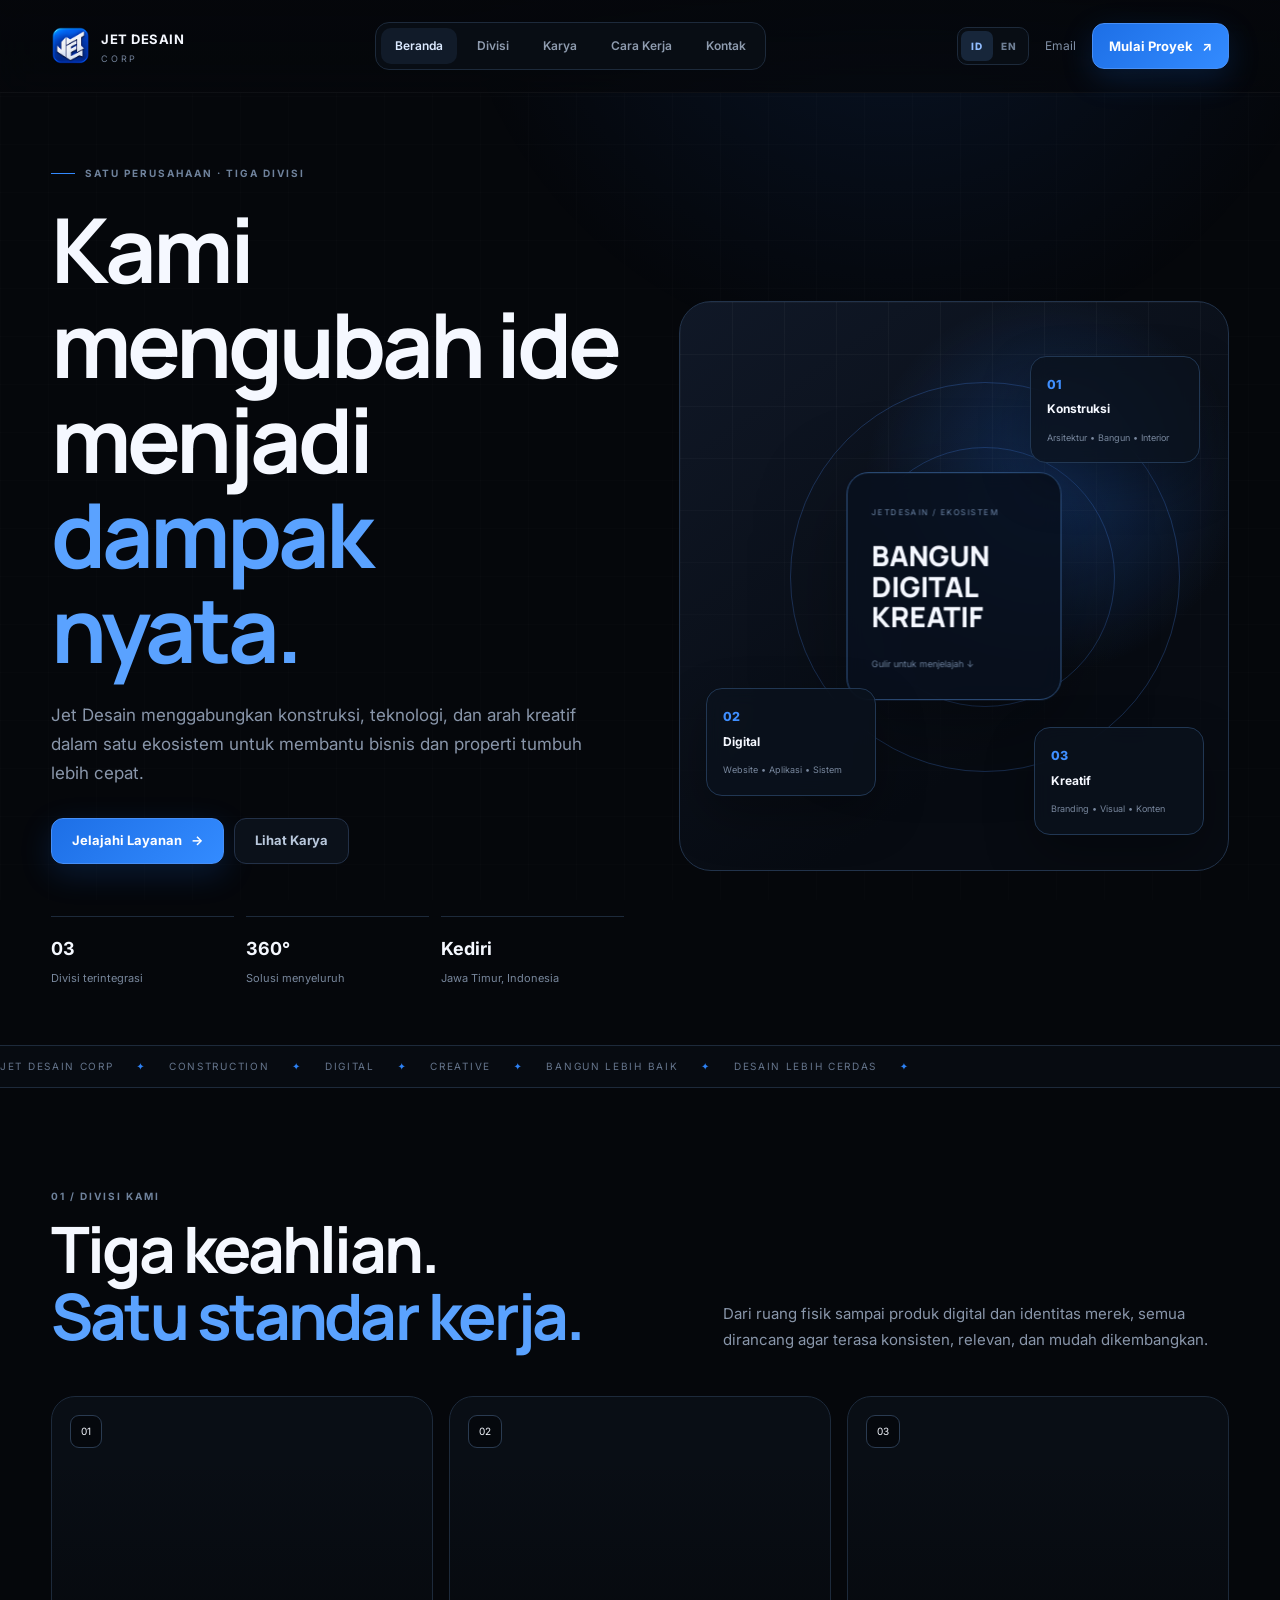
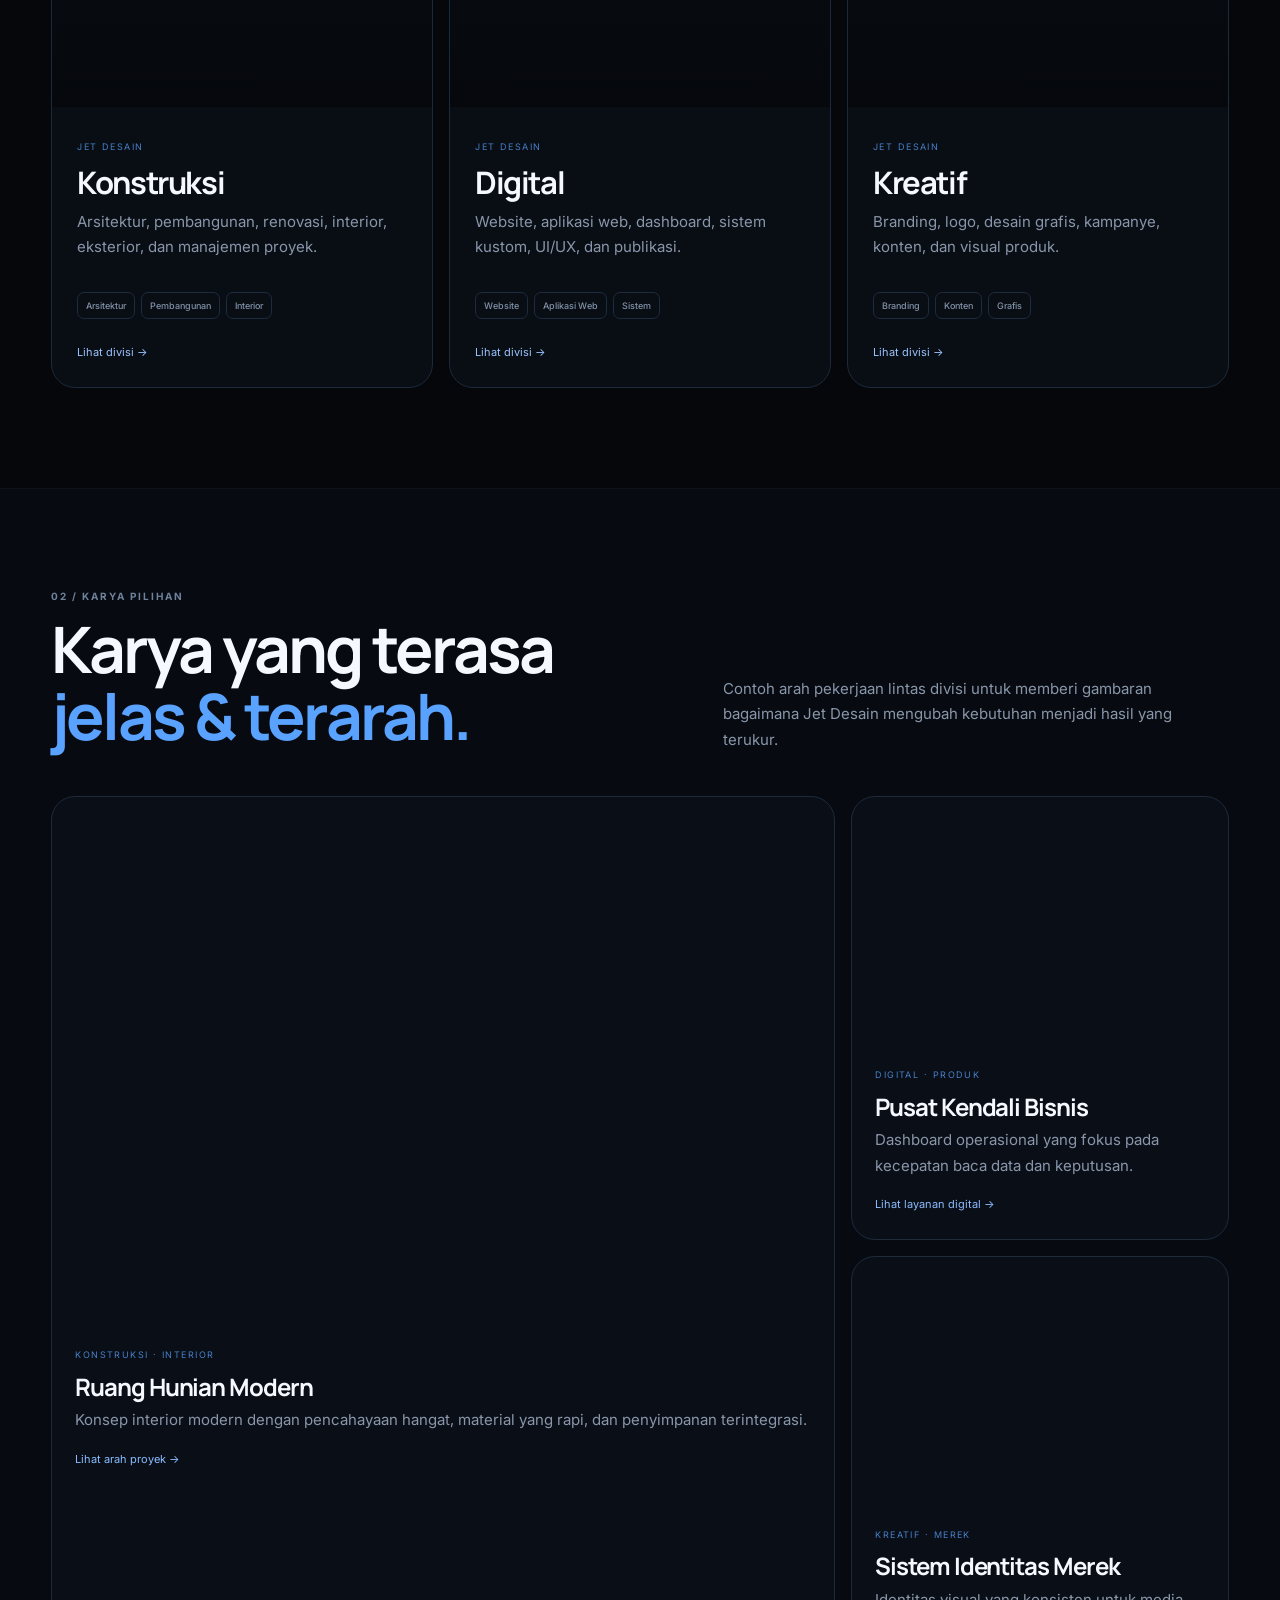
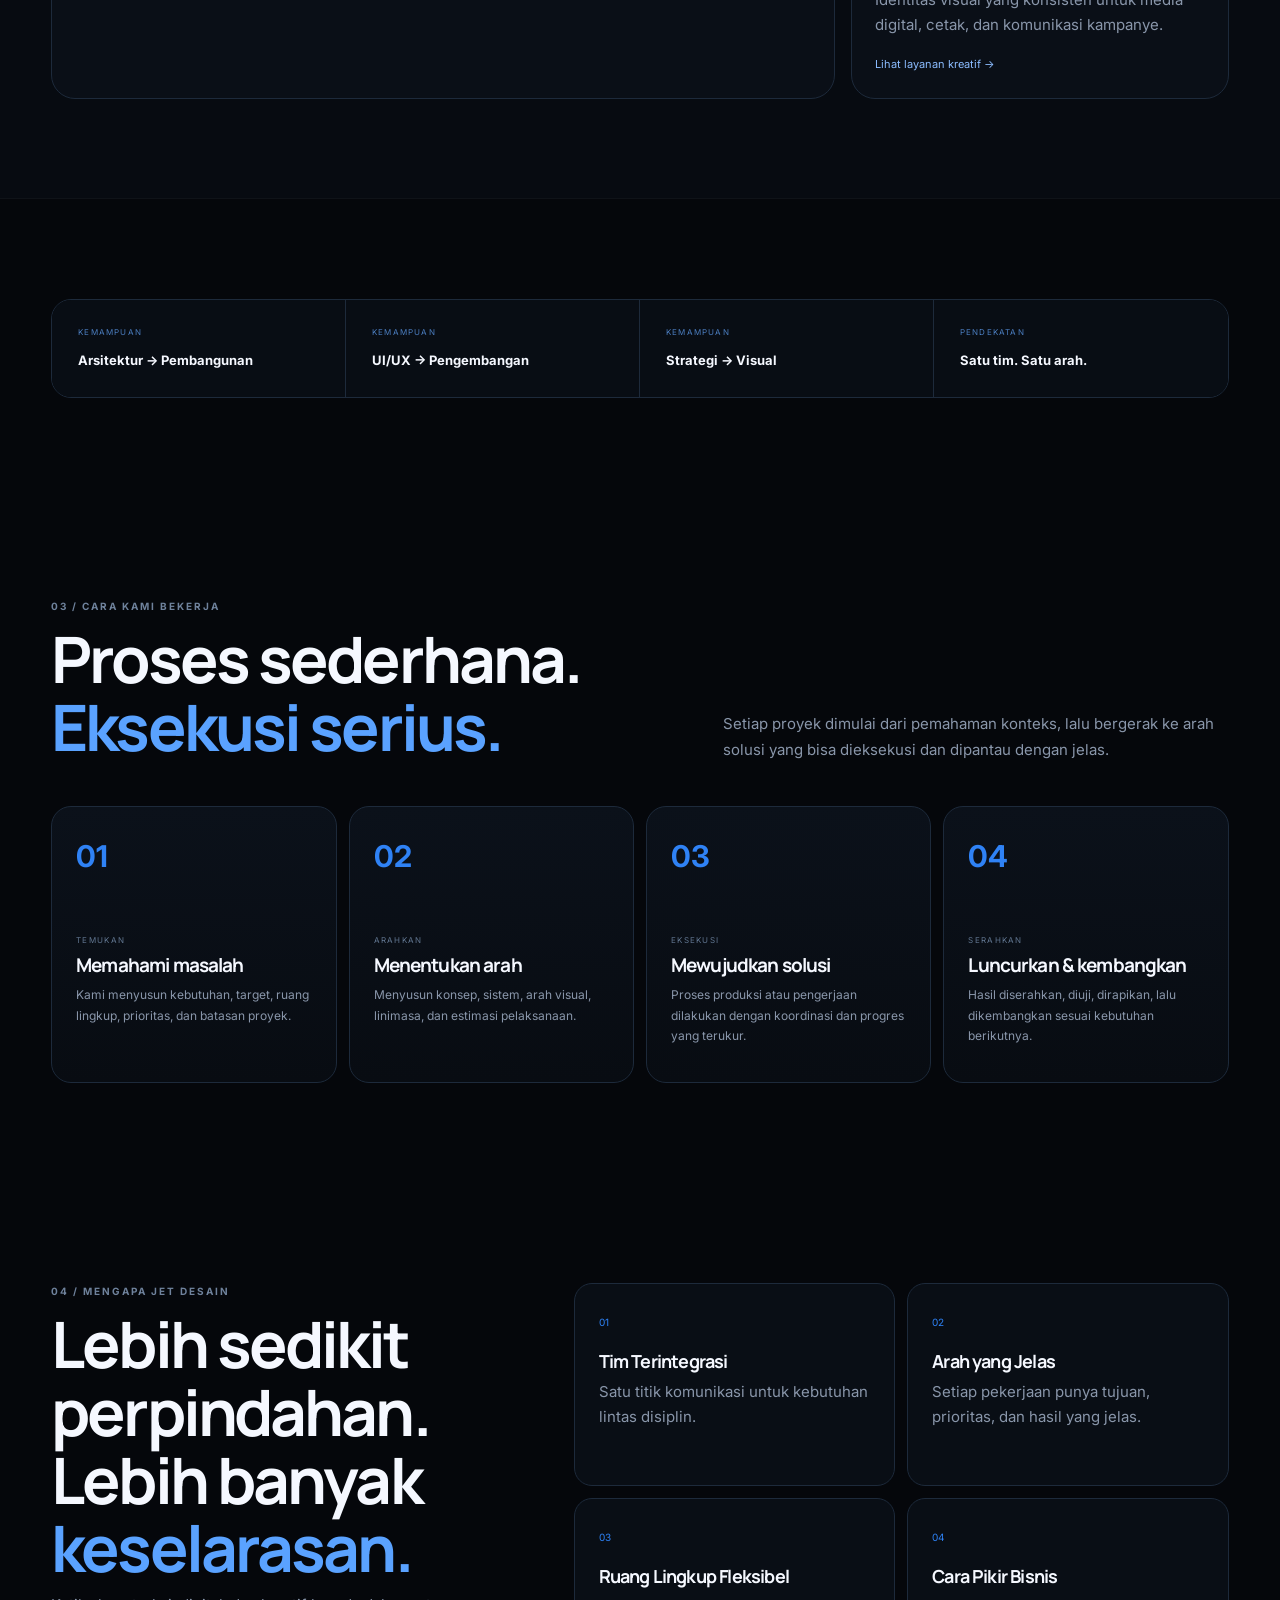
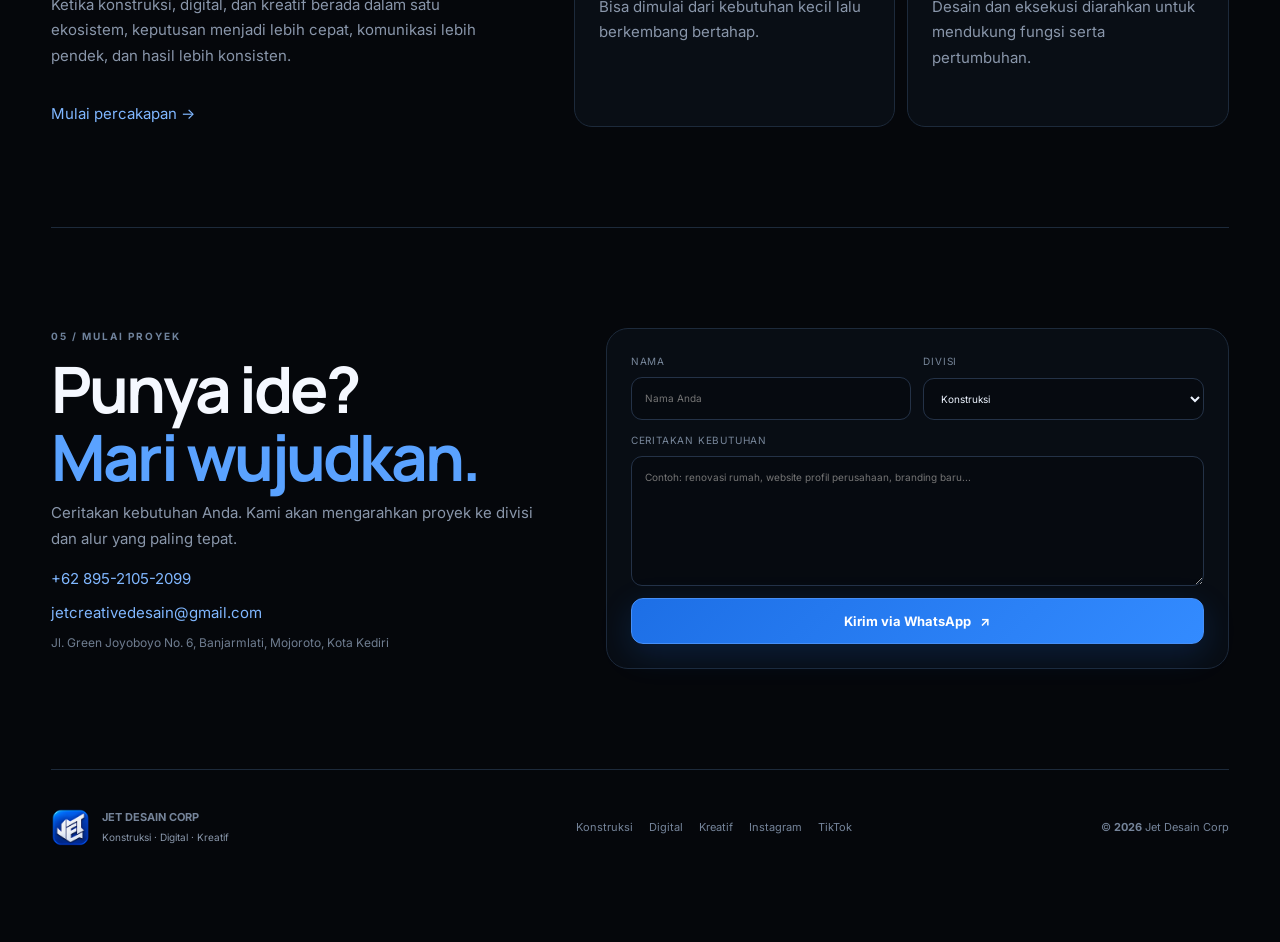
<file: index.html>
<!doctype html><html lang="id"><head><meta charset="utf-8"><meta name="viewport" content="width=device-width,initial-scale=1,viewport-fit=cover"><meta name="theme-color" content="#05070b"><meta name="description" content="Jet Desain Corp — Konstruksi, Digital, dan Kreatif dalam satu ekosistem terintegrasi."><title>Jet Desain Corp — Bangun. Digital. Kreatif.</title><link rel="icon" type="image/svg+xml" href="/assets/jet-logo.svg"><link rel="apple-touch-icon" href="/assets/jet-logo.svg"><link rel="manifest" href="manifest.webmanifest"><link rel="preconnect" href="https://fonts.googleapis.com"><link rel="preconnect" href="https://fonts.gstatic.com" crossorigin><link href="https://fonts.googleapis.com/css2?family=Inter:wght@400;500;600;700;800&family=Manrope:wght@500;600;700;800&display=swap" rel="stylesheet"><link rel="stylesheet" href="assets/style.css?v=app-8"></head><body data-page="home">
<div class="loader" id="loader"><div class="loader-mark"><span class="loader-logo"><img src="/assets/jet-logo.svg" alt="Jet Desain"></span><b>JET DESAIN</b><small>CORP</small></div><div class="loader-line"><i></i></div></div>
<a class="skip-link" href="#main">Ke konten utama</a>
<header class="site-header"><div class="nav-shell"><a class="brand" href="/"><span class="brand-icon"><img src="/assets/jet-logo.svg" alt="Jet Desain"></span><span><b>JET DESAIN</b><small>CORP</small></span></a><nav class="desktop-nav"><a class="active" href="#home">Beranda</a><a href="#divisions">Divisi</a><a href="#showcase">Karya</a><a href="#workflow">Cara Kerja</a><a href="#contact">Kontak</a></nav><div class="nav-actions"><div class="lang-switch" role="group" aria-label="Pilih bahasa"><button type="button" data-lang="id" class="active">ID</button><button type="button" data-lang="en">EN</button></div><a class="nav-link" href="mailto:jetcreativedesain@gmail.com">Email</a><a class="nav-cta" href="https://wa.me/6289521052099" target="_blank" rel="noopener">Mulai Proyek <span>↗</span></a></div></div></header>
<main id="main">
<section class="hero-shell reveal" id="home"><div class="hero-copy"><div class="eyebrow"><span></span>SATU PERUSAHAAN · TIGA DIVISI</div><h1>Kami mengubah ide<br>menjadi <em>dampak nyata.</em></h1><p>Jet Desain menggabungkan konstruksi, teknologi, dan arah kreatif dalam satu ekosistem untuk membantu bisnis dan properti tumbuh lebih cepat.</p><div class="hero-actions"><a class="btn-primary" href="#divisions">Jelajahi Layanan <span>→</span></a><a class="btn-secondary" href="#showcase">Lihat Karya</a></div><div class="hero-stats"><div><b>03</b><span>Divisi terintegrasi</span></div><div><b>360°</b><span>Solusi menyeluruh</span></div><div><b>Kediri</b><span>Jawa Timur, Indonesia</span></div></div></div><div class="hero-visual"><div class="visual-grid"></div><div class="orbit orbit-a"></div><div class="orbit orbit-b"></div><div class="core-card"><small>JETDESAIN / EKOSISTEM</small><strong>BANGUN<br>DIGITAL<br>KREATIF</strong><span>Gulir untuk menjelajah ↓</span></div><div class="floating-card fc-a"><small>01</small><b>Konstruksi</b><span>Arsitektur • Bangun • Interior</span></div><div class="floating-card fc-b"><small>02</small><b>Digital</b><span>Website • Aplikasi • Sistem</span></div><div class="floating-card fc-c"><small>03</small><b>Kreatif</b><span>Branding • Visual • Konten</span></div></div></section>
<section class="ticker"><div>JET DESAIN CORP <span>✦</span> CONSTRUCTION <span>✦</span> DIGITAL <span>✦</span> CREATIVE <span>✦</span> BANGUN LEBIH BAIK <span>✦</span> DESAIN LEBIH CERDAS <span>✦</span></div></section>
<section class="section reveal" id="divisions"><div class="section-head"><div><span class="kicker">01 / DIVISI KAMI</span><h2>Tiga keahlian.<br><em>Satu standar kerja.</em></h2></div><p>Dari ruang fisik sampai produk digital dan identitas merek, semua dirancang agar terasa konsisten, relevan, dan mudah dikembangkan.</p></div><div class="division-grid">
<a class="division-card construction-card" href="/construction"><div class="card-media" style="background-image:linear-gradient(180deg,transparent 20%,rgba(5,7,11,.92)),url('https://images.unsplash.com/photo-1503387762-592deb58ef4e?auto=format&fit=crop&w=1200&q=85')"><span>01</span></div><div class="division-body"><small>JET DESAIN</small><h3>Konstruksi</h3><p>Arsitektur, pembangunan, renovasi, interior, eksterior, dan manajemen proyek.</p><div class="card-tags"><b>Arsitektur</b><b>Pembangunan</b><b>Interior</b></div><span class="card-link">Lihat divisi →</span></div></a>
<a class="division-card digital-card" href="/digital"><div class="card-media" style="background-image:linear-gradient(180deg,transparent 20%,rgba(5,7,11,.92)),url('https://images.unsplash.com/photo-1555066931-4365d14bab8c?auto=format&fit=crop&w=1200&q=85')"><span>02</span></div><div class="division-body"><small>JET DESAIN</small><h3>Digital</h3><p>Website, aplikasi web, dashboard, sistem kustom, UI/UX, dan publikasi.</p><div class="card-tags"><b>Website</b><b>Aplikasi Web</b><b>Sistem</b></div><span class="card-link">Lihat divisi →</span></div></a>
<a class="division-card creative-card" href="/creative"><div class="card-media" style="background-image:linear-gradient(180deg,transparent 20%,rgba(5,7,11,.92)),url('https://images.unsplash.com/photo-1558655146-d09347e92766?auto=format&fit=crop&w=1200&q=85')"><span>03</span></div><div class="division-body"><small>JET DESAIN</small><h3>Kreatif</h3><p>Branding, logo, desain grafis, kampanye, konten, dan visual produk.</p><div class="card-tags"><b>Branding</b><b>Konten</b><b>Grafis</b></div><span class="card-link">Lihat divisi →</span></div></a>
</div></section>
<section class="section surface reveal" id="showcase"><div class="section-head"><div><span class="kicker">02 / KARYA PILIHAN</span><h2>Karya yang terasa<br><em>jelas & terarah.</em></h2></div><p>Contoh arah pekerjaan lintas divisi untuk memberi gambaran bagaimana Jet Desain mengubah kebutuhan menjadi hasil yang terukur.</p></div><div class="showcase-grid"><article class="showcase large"><div class="showcase-img" style="background-image:url('https://images.unsplash.com/photo-1600607687920-4e2a09cf159d?auto=format&fit=crop&w=1400&q=85')"></div><div class="showcase-info"><span>KONSTRUKSI · INTERIOR</span><h3>Ruang Hunian Modern</h3><p>Konsep interior modern dengan pencahayaan hangat, material yang rapi, dan penyimpanan terintegrasi.</p><a href="/construction">Lihat arah proyek →</a></div></article><article class="showcase"><div class="showcase-img" style="background-image:url('https://images.unsplash.com/photo-1559028012-481c04fa702d?auto=format&fit=crop&w=1000&q=85')"></div><div class="showcase-info"><span>DIGITAL · PRODUK</span><h3>Pusat Kendali Bisnis</h3><p>Dashboard operasional yang fokus pada kecepatan baca data dan keputusan.</p><a href="/digital">Lihat layanan digital →</a></div></article><article class="showcase"><div class="showcase-img" style="background-image:url('https://images.unsplash.com/photo-1542744094-3a31f272c490?auto=format&fit=crop&w=1000&q=85')"></div><div class="showcase-info"><span>KREATIF · MEREK</span><h3>Sistem Identitas Merek</h3><p>Identitas visual yang konsisten untuk media digital, cetak, dan komunikasi kampanye.</p><a href="/creative">Lihat layanan kreatif →</a></div></article></div></section>
<section class="section reveal"><div class="impact-strip"><div><small>KEMAMPUAN</small><b>Arsitektur → Pembangunan</b></div><div><small>KEMAMPUAN</small><b>UI/UX → Pengembangan</b></div><div><small>KEMAMPUAN</small><b>Strategi → Visual</b></div><div><small>PENDEKATAN</small><b>Satu tim. Satu arah.</b></div></div></section>
<section class="section reveal" id="workflow"><div class="section-head"><div><span class="kicker">03 / CARA KAMI BEKERJA</span><h2>Proses sederhana.<br><em>Eksekusi serius.</em></h2></div><p>Setiap proyek dimulai dari pemahaman konteks, lalu bergerak ke arah solusi yang bisa dieksekusi dan dipantau dengan jelas.</p></div><div class="timeline"><article><b>01</b><div><span>TEMUKAN</span><h3>Memahami masalah</h3><p>Kami menyusun kebutuhan, target, ruang lingkup, prioritas, dan batasan proyek.</p></div></article><article><b>02</b><div><span>ARAHKAN</span><h3>Menentukan arah</h3><p>Menyusun konsep, sistem, arah visual, linimasa, dan estimasi pelaksanaan.</p></div></article><article><b>03</b><div><span>EKSEKUSI</span><h3>Mewujudkan solusi</h3><p>Proses produksi atau pengerjaan dilakukan dengan koordinasi dan progres yang terukur.</p></div></article><article><b>04</b><div><span>SERAHKAN</span><h3>Luncurkan & kembangkan</h3><p>Hasil diserahkan, diuji, dirapikan, lalu dikembangkan sesuai kebutuhan berikutnya.</p></div></article></div></section>
<section class="section reveal"><div class="why-grid"><div class="why-copy"><span class="kicker">04 / MENGAPA JET DESAIN</span><h2>Lebih sedikit perpindahan.<br>Lebih banyak <em>keselarasan.</em></h2><p>Ketika konstruksi, digital, dan kreatif berada dalam satu ekosistem, keputusan menjadi lebih cepat, komunikasi lebih pendek, dan hasil lebih konsisten.</p><a class="text-link" href="#contact">Mulai percakapan →</a></div><div class="why-cards"><article><span>01</span><h3>Tim Terintegrasi</h3><p>Satu titik komunikasi untuk kebutuhan lintas disiplin.</p></article><article><span>02</span><h3>Arah yang Jelas</h3><p>Setiap pekerjaan punya tujuan, prioritas, dan hasil yang jelas.</p></article><article><span>03</span><h3>Ruang Lingkup Fleksibel</h3><p>Bisa dimulai dari kebutuhan kecil lalu berkembang bertahap.</p></article><article><span>04</span><h3>Cara Pikir Bisnis</h3><p>Desain dan eksekusi diarahkan untuk mendukung fungsi serta pertumbuhan.</p></article></div></div></section>
<section class="section contact-section reveal" id="contact"><div class="contact-copy"><span class="kicker">05 / MULAI PROYEK</span><h2>Punya ide?<br><em>Mari wujudkan.</em></h2><p>Ceritakan kebutuhan Anda. Kami akan mengarahkan proyek ke divisi dan alur yang paling tepat.</p><div class="contact-meta"><a href="https://wa.me/6289521052099">+62 895-2105-2099</a><a href="mailto:jetcreativedesain@gmail.com">jetcreativedesain@gmail.com</a><span>Jl. Green Joyoboyo No. 6, Banjarmlati, Mojoroto, Kota Kediri</span></div></div><form class="contact-form" id="contact-form"><label>Nama<input name="name" required placeholder="Nama Anda"></label><label>Divisi<select name="division"><option>Konstruksi</option><option>Digital</option><option>Kreatif</option><option>Belum yakin</option></select></label><label class="full">Ceritakan kebutuhan<textarea name="message" required placeholder="Contoh: renovasi rumah, website profil perusahaan, branding baru..."></textarea></label><button class="btn-primary full" type="submit">Kirim via WhatsApp <span>↗</span></button></form></section>
</main>
<footer class="site-footer"><div class="footer-brand"><span class="brand-icon"><img src="/assets/jet-logo.svg" alt="Jet Desain"></span><div><b>JET DESAIN CORP</b><p>Konstruksi · Digital · Kreatif</p></div></div><div class="footer-links"><a href="/construction">Konstruksi</a><a href="/digital">Digital</a><a href="/creative">Kreatif</a><a href="https://instagram.com/jetdesainkediri">Instagram</a><a href="https://tiktok.com/@jet.desain.interior">TikTok</a></div><span>© <b id="year"></b> Jet Desain Corp</span></footer>
<nav class="bottom-nav"><a class="active" href="#home">Beranda</a><a href="#divisions">Divisi</a><a class="main-action" href="https://wa.me/6289521052099">+</a><a href="#showcase">Karya</a><a href="#contact">Kontak</a></nav>
<script src="assets/script.js?v=app-8"></script></body></html>
</file>
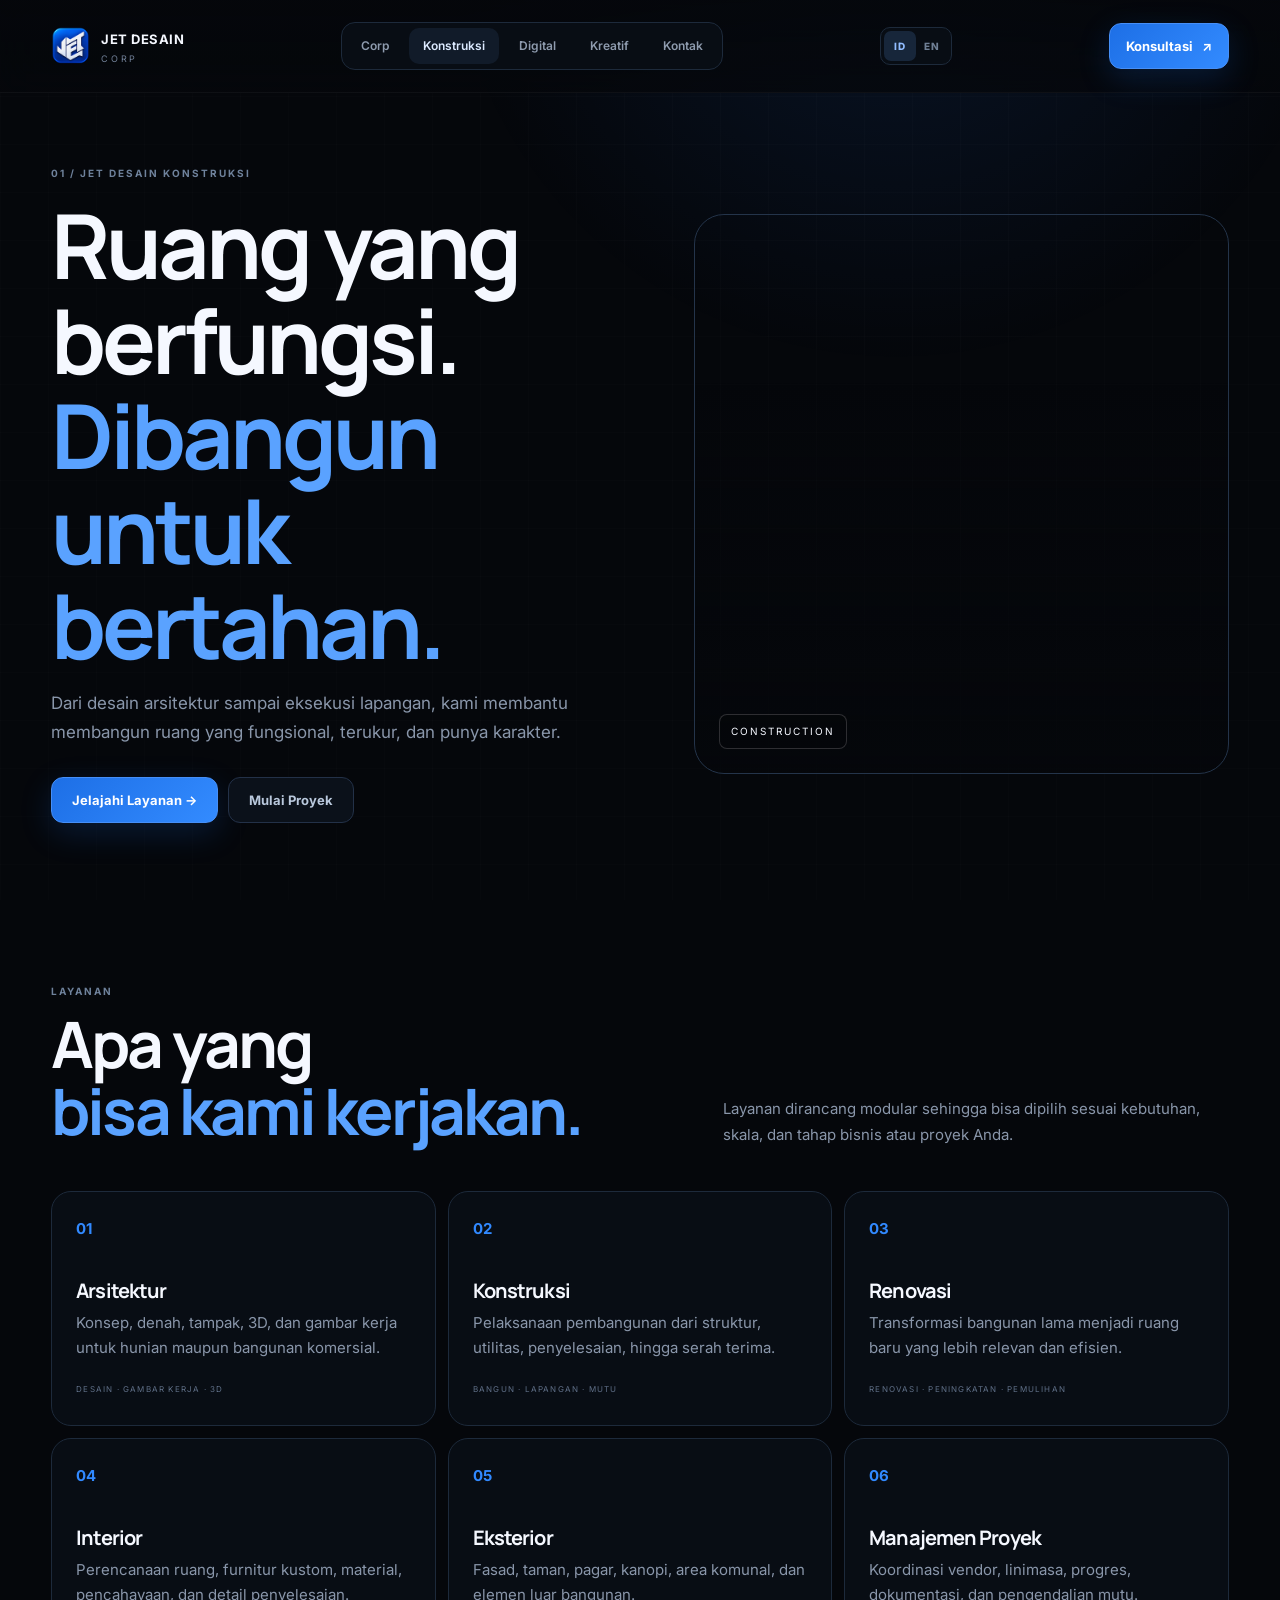
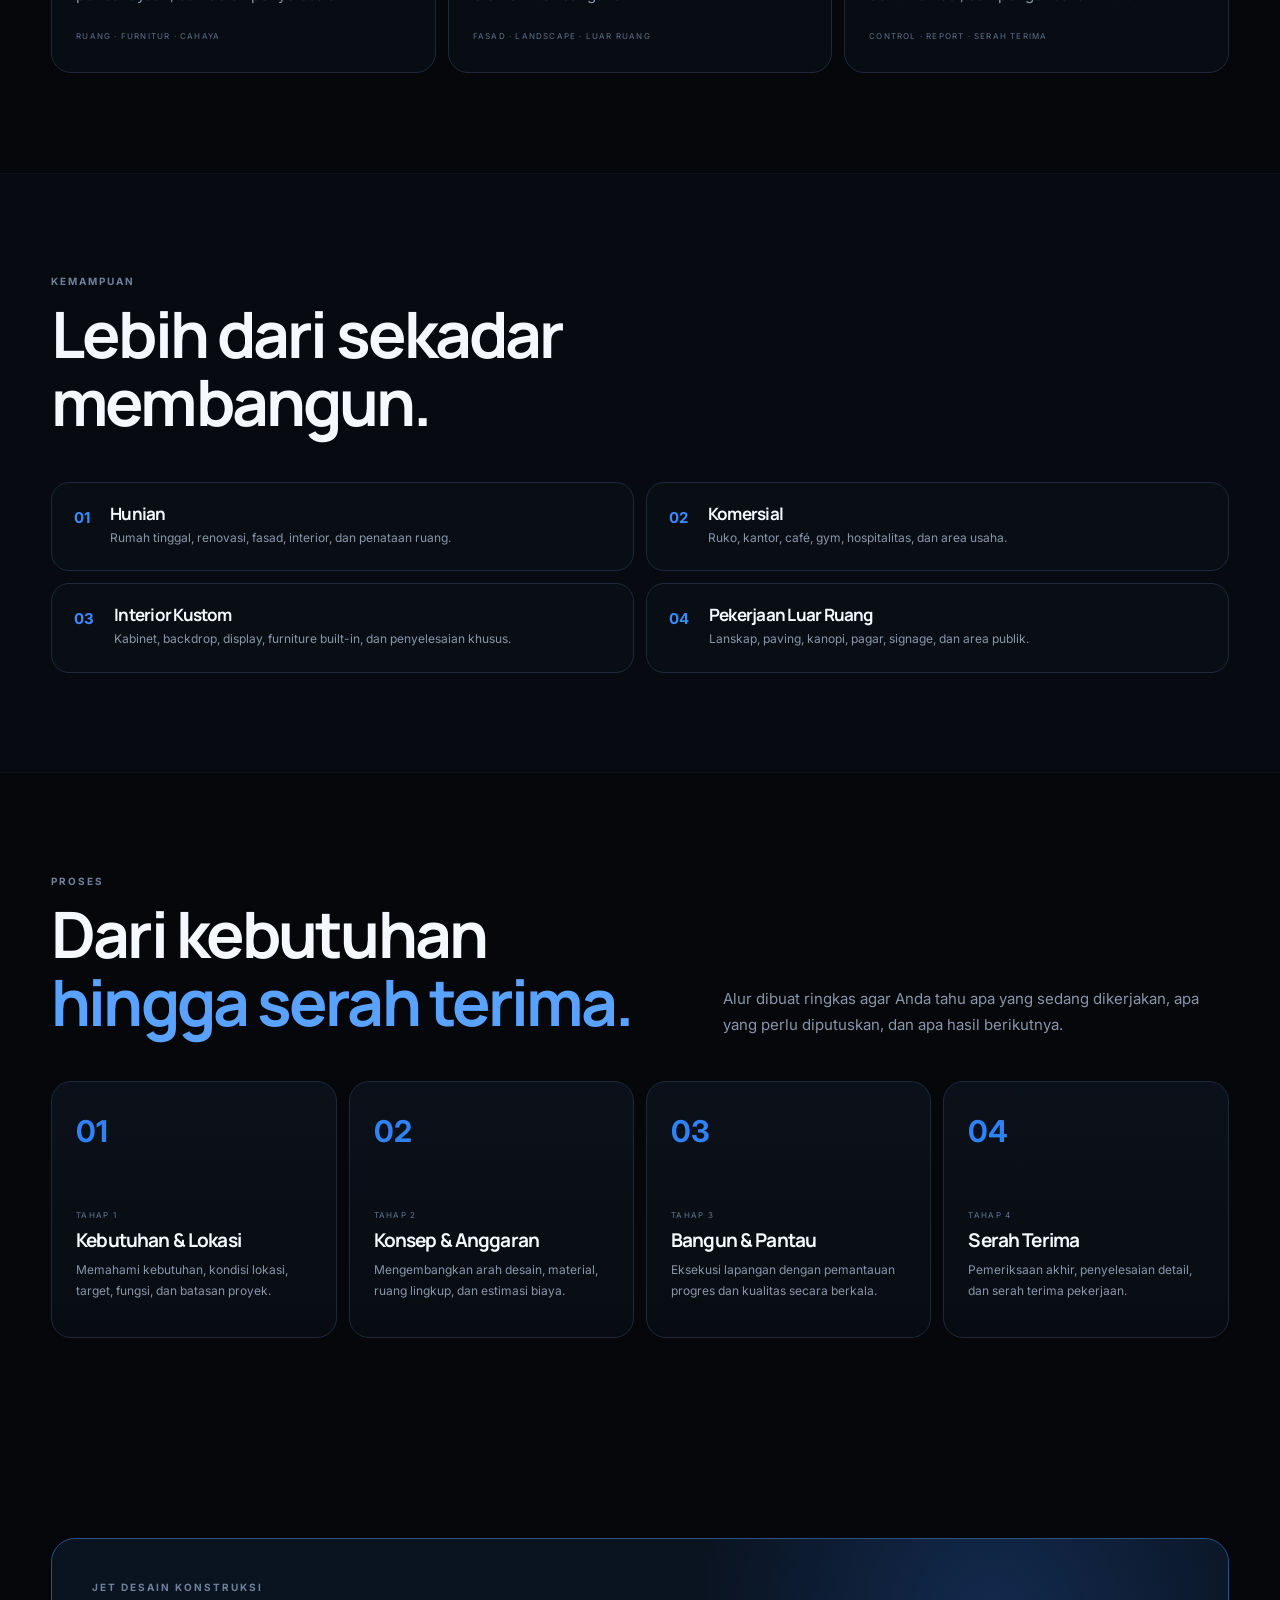
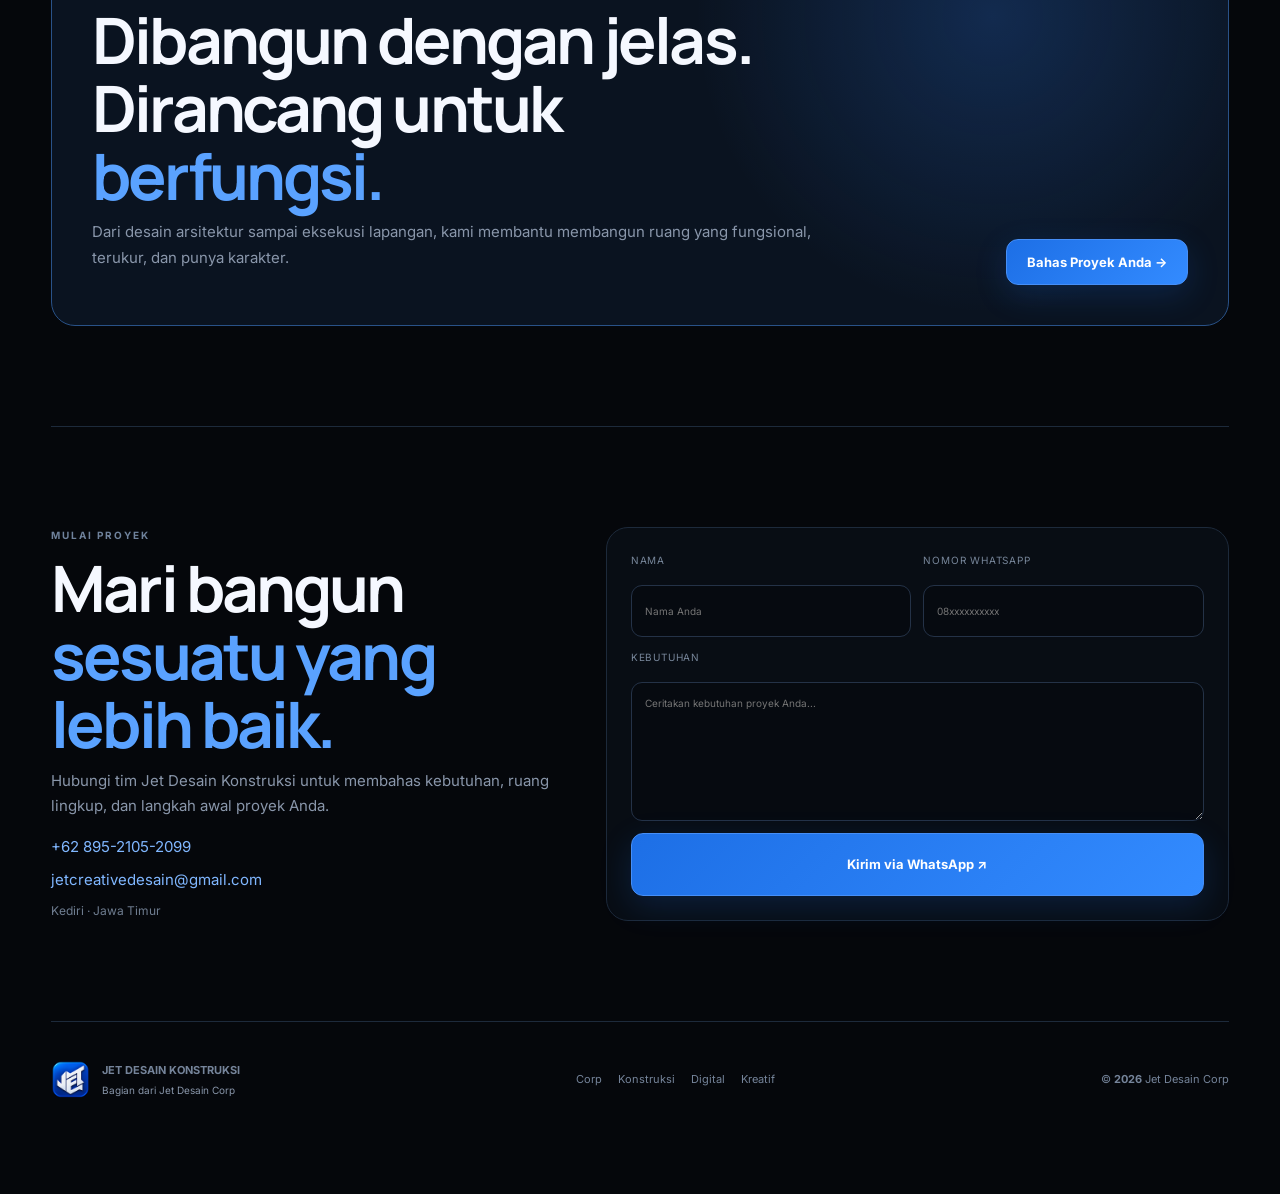
<file: construction.html>
<!doctype html><html lang="id"><head><meta charset="utf-8"><meta name="viewport" content="width=device-width,initial-scale=1,viewport-fit=cover"><meta name="theme-color" content="#05070b"><title>Jet Desain Konstruksi</title><link rel="icon" type="image/svg+xml" href="/assets/jet-logo.svg"><link rel="apple-touch-icon" href="/assets/jet-logo.svg"><link rel="preconnect" href="https://fonts.googleapis.com"><link rel="preconnect" href="https://fonts.gstatic.com" crossorigin><link href="https://fonts.googleapis.com/css2?family=Inter:wght@400;500;600;700;800&family=Manrope:wght@500;600;700;800&display=swap" rel="stylesheet"><link rel="stylesheet" href="assets/style.css?v=app-8"></head><body data-page="construction">
<div class="loader" id="loader"><div class="loader-mark"><span class="loader-logo"><img src="/assets/jet-logo.svg" alt="Jet Desain"></span><b>JET DESAIN</b><small>CONSTRUCTION</small></div><div class="loader-line"><i></i></div></div>
<header class="site-header"><div class="nav-shell"><a class="brand" href="/"><span class="brand-icon"><img src="/assets/jet-logo.svg" alt="Jet Desain"></span><span><b>JET DESAIN</b><small>CORP</small></span></a><nav class="desktop-nav"><a href="/">Corp</a><a class="active" href="/construction">Konstruksi</a><a class="" href="/digital">Digital</a><a class="" href="/creative">Kreatif</a><a href="#contact">Kontak</a></nav><div class="lang-switch" role="group" aria-label="Pilih bahasa"><button type="button" data-lang="id" class="active">ID</button><button type="button" data-lang="en">EN</button></div><a class="nav-cta" href="https://wa.me/6289521052099" target="_blank">Konsultasi <span>↗</span></a></div></header>
<main><section class="detail-hero-new reveal"><div class="detail-copy"><span class="kicker">01 / JET DESAIN KONSTRUKSI</span><h1>Ruang yang berfungsi.<br><em>Dibangun untuk bertahan.</em></h1><p>Dari desain arsitektur sampai eksekusi lapangan, kami membantu membangun ruang yang fungsional, terukur, dan punya karakter.</p><div class="hero-actions"><a class="btn-primary" href="#services">Jelajahi Layanan →</a><a class="btn-secondary" href="#contact">Mulai Proyek</a></div></div><div class="detail-photo" style="background-image:linear-gradient(180deg,transparent 30%,rgba(5,7,11,.75)),url('https://images.unsplash.com/photo-1541976590-713941681591?auto=format&fit=crop&w=1600&q=88')"><span>CONSTRUCTION</span></div></section>
<section class="section reveal" id="services"><div class="section-head"><div><span class="kicker">LAYANAN</span><h2>Apa yang<br><em>bisa kami kerjakan.</em></h2></div><p>Layanan dirancang modular sehingga bisa dipilih sesuai kebutuhan, skala, dan tahap bisnis atau proyek Anda.</p></div><div class="service-grid-new"><article><span>01</span><h3>Arsitektur</h3><p>Konsep, denah, tampak, 3D, dan gambar kerja untuk hunian maupun bangunan komersial.</p><small>DESAIN · GAMBAR KERJA · 3D</small></article><article><span>02</span><h3>Konstruksi</h3><p>Pelaksanaan pembangunan dari struktur, utilitas, penyelesaian, hingga serah terima.</p><small>BANGUN · LAPANGAN · MUTU</small></article><article><span>03</span><h3>Renovasi</h3><p>Transformasi bangunan lama menjadi ruang baru yang lebih relevan dan efisien.</p><small>RENOVASI · PENINGKATAN · PEMULIHAN</small></article><article><span>04</span><h3>Interior</h3><p>Perencanaan ruang, furnitur kustom, material, pencahayaan, dan detail penyelesaian.</p><small>RUANG · FURNITUR · CAHAYA</small></article><article><span>05</span><h3>Eksterior</h3><p>Fasad, taman, pagar, kanopi, area komunal, dan elemen luar bangunan.</p><small>FASAD · LANDSCAPE · LUAR RUANG</small></article><article><span>06</span><h3>Manajemen Proyek</h3><p>Koordinasi vendor, linimasa, progres, dokumentasi, dan pengendalian mutu.</p><small>CONTROL · REPORT · SERAH TERIMA</small></article></div></section>
<section class="section surface reveal"><div class="section-head"><div><span class="kicker">KEMAMPUAN</span><h2>Lebih dari sekadar membangun.</h2></div></div><div class="capability-grid"><article><b>01</b><div><h3>Hunian</h3><p>Rumah tinggal, renovasi, fasad, interior, dan penataan ruang.</p></div></article><article><b>02</b><div><h3>Komersial</h3><p>Ruko, kantor, café, gym, hospitalitas, dan area usaha.</p></div></article><article><b>03</b><div><h3>Interior Kustom</h3><p>Kabinet, backdrop, display, furniture built-in, dan penyelesaian khusus.</p></div></article><article><b>04</b><div><h3>Pekerjaan Luar Ruang</h3><p>Lanskap, paving, kanopi, pagar, signage, dan area publik.</p></div></article></div></section>
<section class="section reveal"><div class="section-head"><div><span class="kicker">PROSES</span><h2>Dari kebutuhan<br><em>hingga serah terima.</em></h2></div><p>Alur dibuat ringkas agar Anda tahu apa yang sedang dikerjakan, apa yang perlu diputuskan, dan apa hasil berikutnya.</p></div><div class="timeline"><article><b>01</b><div><span>TAHAP 1</span><h3>Kebutuhan & Lokasi</h3><p>Memahami kebutuhan, kondisi lokasi, target, fungsi, dan batasan proyek.</p></div></article><article><b>02</b><div><span>TAHAP 2</span><h3>Konsep & Anggaran</h3><p>Mengembangkan arah desain, material, ruang lingkup, dan estimasi biaya.</p></div></article><article><b>03</b><div><span>TAHAP 3</span><h3>Bangun & Pantau</h3><p>Eksekusi lapangan dengan pemantauan progres dan kualitas secara berkala.</p></div></article><article><b>04</b><div><span>TAHAP 4</span><h3>Serah Terima</h3><p>Pemeriksaan akhir, penyelesaian detail, dan serah terima pekerjaan.</p></div></article></div></section>
<section class="section reveal"><div class="detail-banner"><div><span class="kicker">JET DESAIN KONSTRUKSI</span><h2>Dibangun dengan jelas.<br>Dirancang untuk <em>berfungsi.</em></h2><p>Dari desain arsitektur sampai eksekusi lapangan, kami membantu membangun ruang yang fungsional, terukur, dan punya karakter.</p></div><a class="btn-primary" href="#contact">Bahas Proyek Anda →</a></div></section>
<section class="section contact-section reveal" id="contact"><div class="contact-copy"><span class="kicker">MULAI PROYEK</span><h2>Mari bangun<br><em>sesuatu yang lebih baik.</em></h2><p>Hubungi tim Jet Desain Konstruksi untuk membahas kebutuhan, ruang lingkup, dan langkah awal proyek Anda.</p><div class="contact-meta"><a href="https://wa.me/6289521052099">+62 895-2105-2099</a><a href="mailto:jetcreativedesain@gmail.com">jetcreativedesain@gmail.com</a><span>Kediri · Jawa Timur</span></div></div><form class="contact-form division-form" data-division="construction"><label>Nama<input name="name" required placeholder="Nama Anda"></label><label>Nomor WhatsApp<input name="phone" placeholder="08xxxxxxxxxx"></label><label class="full">Kebutuhan<textarea name="message" required placeholder="Ceritakan kebutuhan proyek Anda..."></textarea></label><button class="btn-primary full" type="submit">Kirim via WhatsApp ↗</button></form></section></main>
<footer class="site-footer"><div class="footer-brand"><span class="brand-icon"><img src="/assets/jet-logo.svg" alt="Jet Desain"></span><div><b>JET DESAIN KONSTRUKSI</b><p>Bagian dari Jet Desain Corp</p></div></div><div class="footer-links"><a href="/">Corp</a><a href="/construction">Konstruksi</a><a href="/digital">Digital</a><a href="/creative">Kreatif</a></div><span>© <b id="year"></b> Jet Desain Corp</span></footer>
<nav class="bottom-nav"><a href="/">Corp</a><a class="active" href="#services">Layanan</a><a class="main-action" href="https://wa.me/6289521052099">+</a><a href="#process">Proses</a><a href="#contact">Kontak</a></nav><script src="assets/script.js?v=app-8"></script></body></html>
</file>
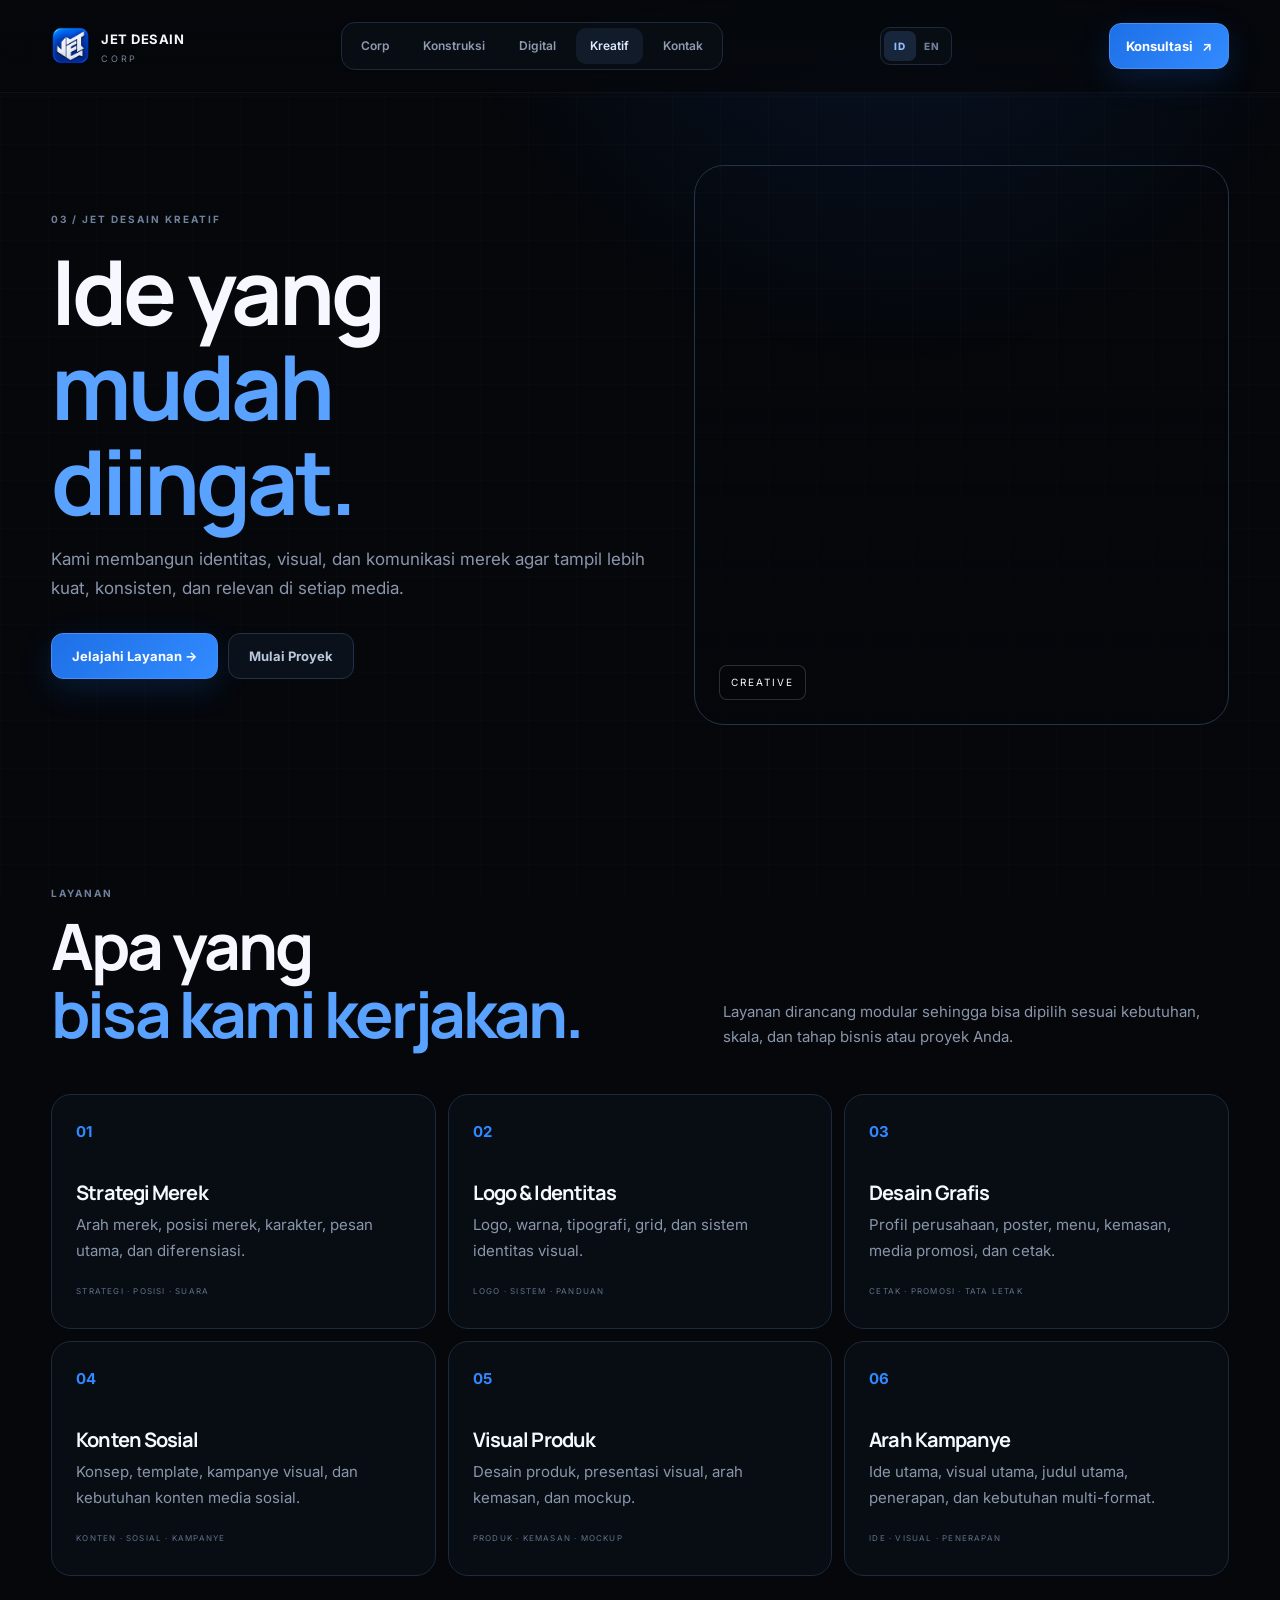
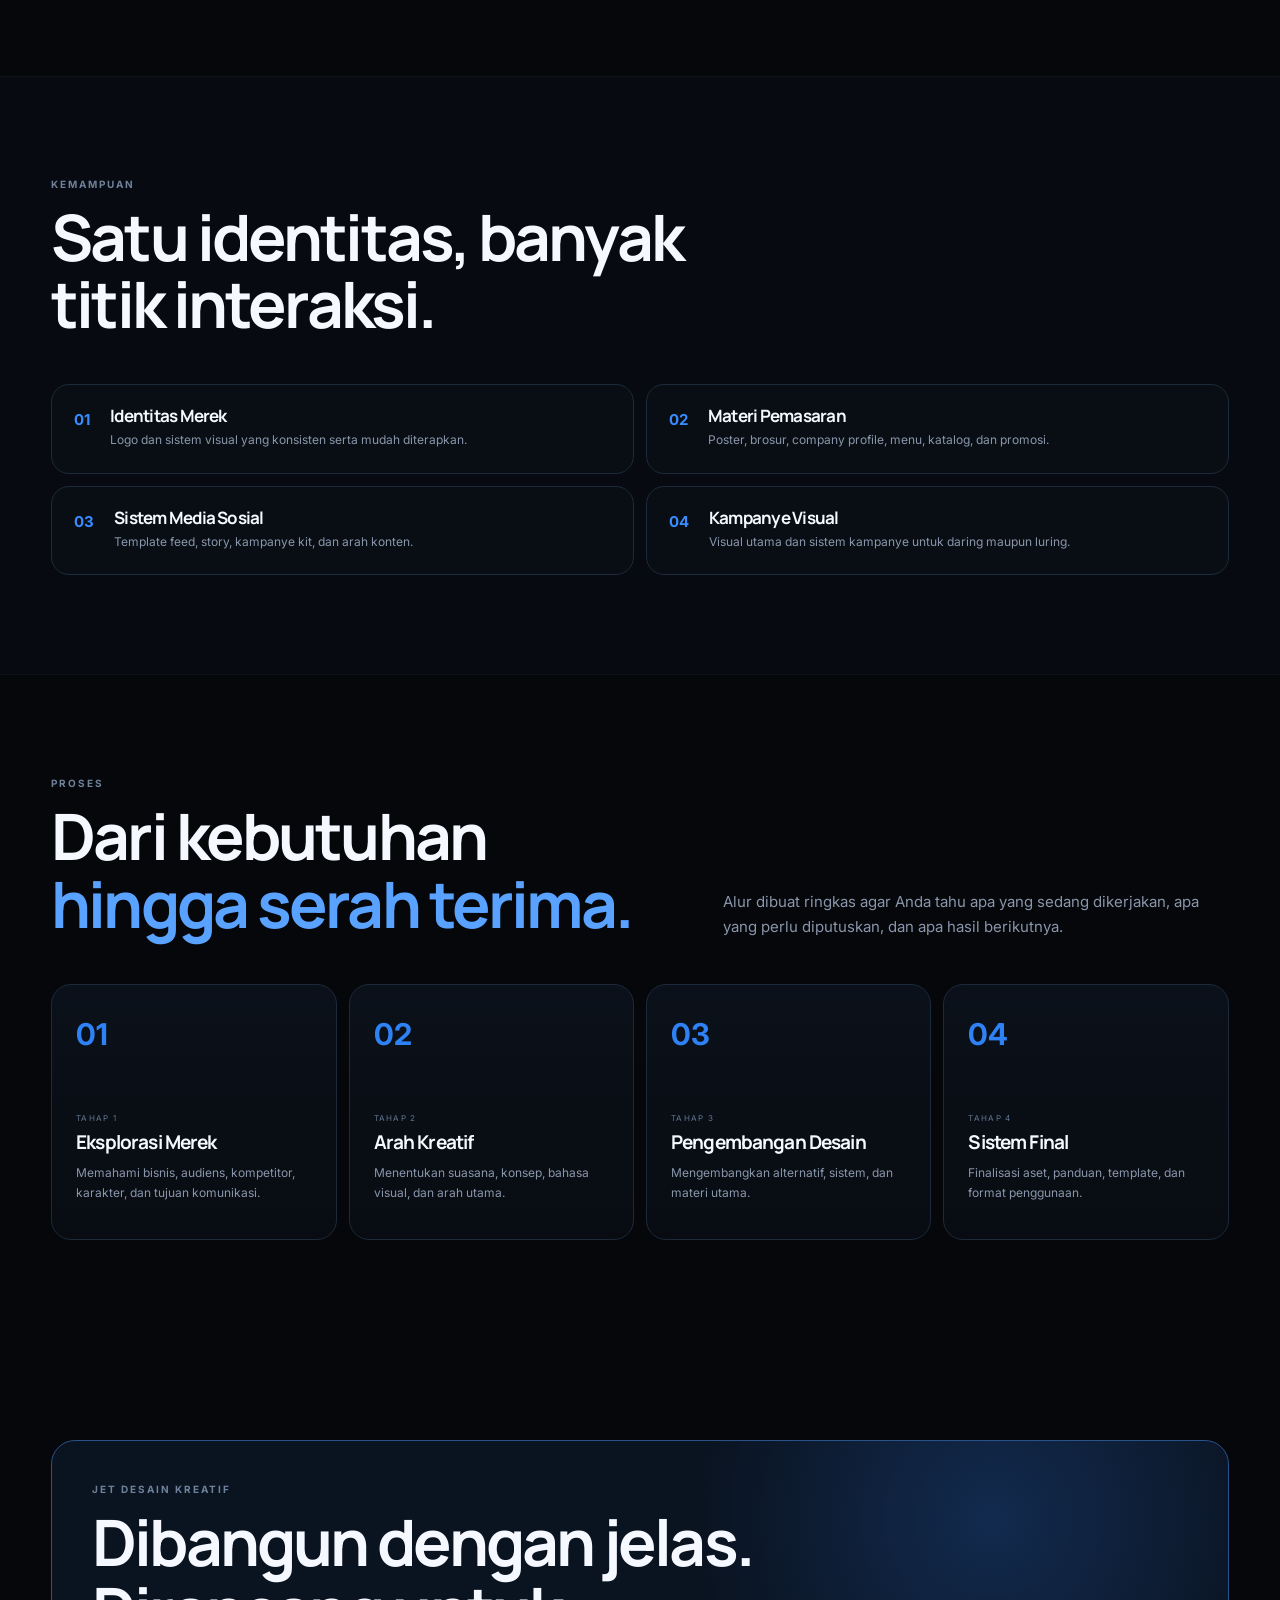
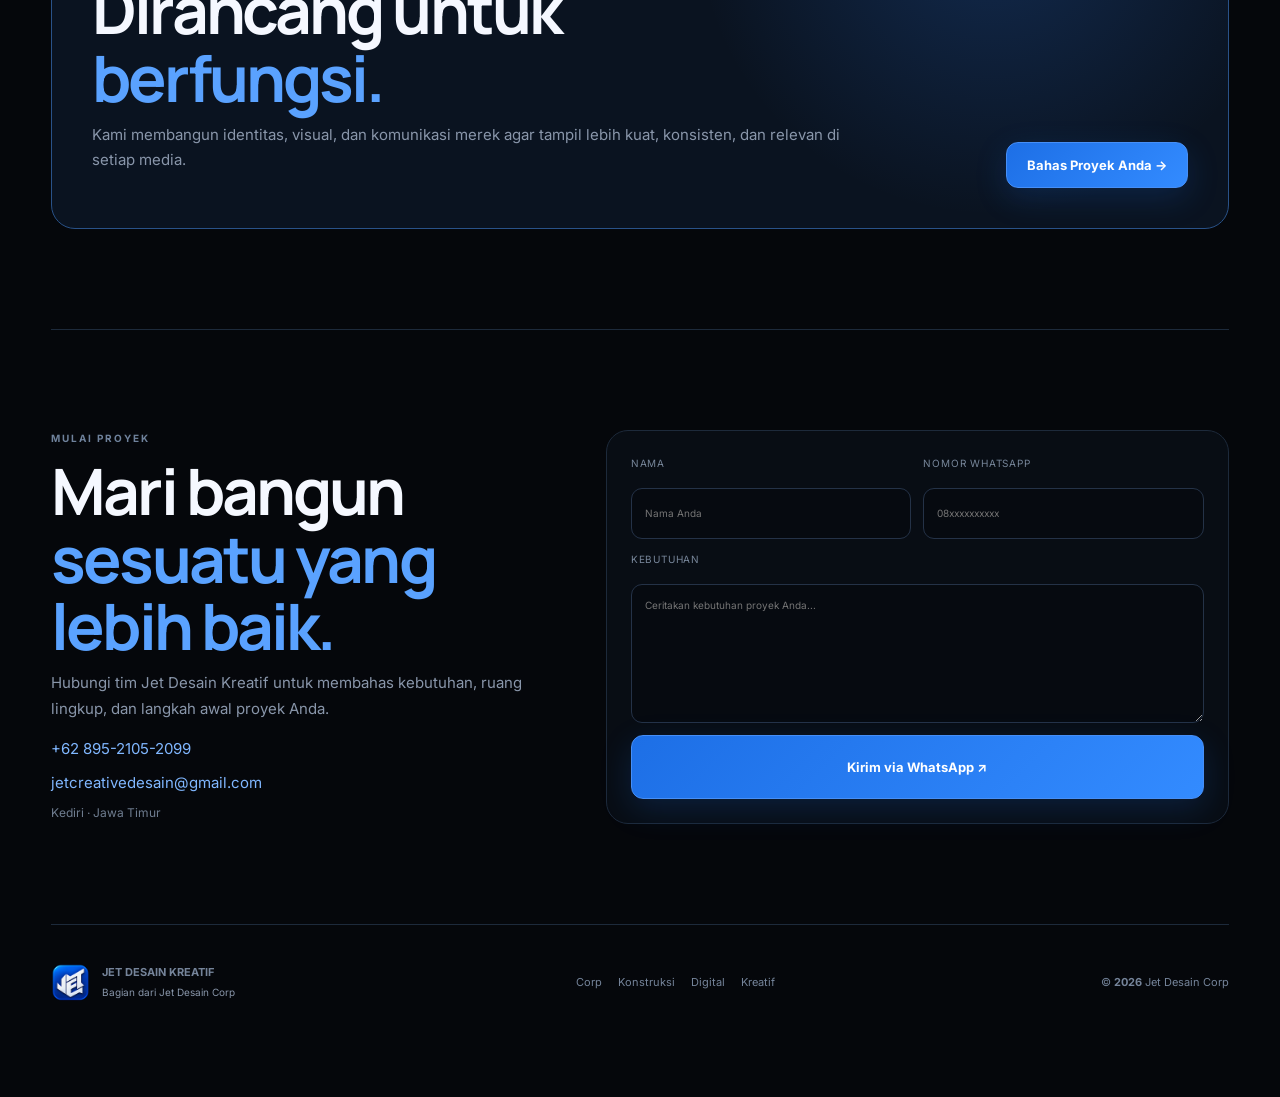
<file: creative.html>
<!doctype html><html lang="id"><head><meta charset="utf-8"><meta name="viewport" content="width=device-width,initial-scale=1,viewport-fit=cover"><meta name="theme-color" content="#05070b"><title>Jet Desain Kreatif</title><link rel="icon" type="image/svg+xml" href="/assets/jet-logo.svg"><link rel="apple-touch-icon" href="/assets/jet-logo.svg"><link rel="preconnect" href="https://fonts.googleapis.com"><link rel="preconnect" href="https://fonts.gstatic.com" crossorigin><link href="https://fonts.googleapis.com/css2?family=Inter:wght@400;500;600;700;800&family=Manrope:wght@500;600;700;800&display=swap" rel="stylesheet"><link rel="stylesheet" href="assets/style.css?v=app-8"></head><body data-page="creative">
<div class="loader" id="loader"><div class="loader-mark"><span class="loader-logo"><img src="/assets/jet-logo.svg" alt="Jet Desain"></span><b>JET DESAIN</b><small>CREATIVE</small></div><div class="loader-line"><i></i></div></div>
<header class="site-header"><div class="nav-shell"><a class="brand" href="/"><span class="brand-icon"><img src="/assets/jet-logo.svg" alt="Jet Desain"></span><span><b>JET DESAIN</b><small>CORP</small></span></a><nav class="desktop-nav"><a href="/">Corp</a><a class="" href="/construction">Konstruksi</a><a class="" href="/digital">Digital</a><a class="active" href="/creative">Kreatif</a><a href="#contact">Kontak</a></nav><div class="lang-switch" role="group" aria-label="Pilih bahasa"><button type="button" data-lang="id" class="active">ID</button><button type="button" data-lang="en">EN</button></div><a class="nav-cta" href="https://wa.me/6289521052099" target="_blank">Konsultasi <span>↗</span></a></div></header>
<main><section class="detail-hero-new reveal"><div class="detail-copy"><span class="kicker">03 / JET DESAIN KREATIF</span><h1>Ide yang<br><em>mudah diingat.</em></h1><p>Kami membangun identitas, visual, dan komunikasi merek agar tampil lebih kuat, konsisten, dan relevan di setiap media.</p><div class="hero-actions"><a class="btn-primary" href="#services">Jelajahi Layanan →</a><a class="btn-secondary" href="#contact">Mulai Proyek</a></div></div><div class="detail-photo" style="background-image:linear-gradient(180deg,transparent 30%,rgba(5,7,11,.75)),url('https://images.unsplash.com/photo-1561070791-2526d30994b5?auto=format&fit=crop&w=1600&q=88')"><span>CREATIVE</span></div></section>
<section class="section reveal" id="services"><div class="section-head"><div><span class="kicker">LAYANAN</span><h2>Apa yang<br><em>bisa kami kerjakan.</em></h2></div><p>Layanan dirancang modular sehingga bisa dipilih sesuai kebutuhan, skala, dan tahap bisnis atau proyek Anda.</p></div><div class="service-grid-new"><article><span>01</span><h3>Strategi Merek</h3><p>Arah merek, posisi merek, karakter, pesan utama, dan diferensiasi.</p><small>STRATEGI · POSISI · SUARA</small></article><article><span>02</span><h3>Logo & Identitas</h3><p>Logo, warna, tipografi, grid, dan sistem identitas visual.</p><small>LOGO · SISTEM · PANDUAN</small></article><article><span>03</span><h3>Desain Grafis</h3><p>Profil perusahaan, poster, menu, kemasan, media promosi, dan cetak.</p><small>CETAK · PROMOSI · TATA LETAK</small></article><article><span>04</span><h3>Konten Sosial</h3><p>Konsep, template, kampanye visual, dan kebutuhan konten media sosial.</p><small>KONTEN · SOSIAL · KAMPANYE</small></article><article><span>05</span><h3>Visual Produk</h3><p>Desain produk, presentasi visual, arah kemasan, dan mockup.</p><small>PRODUK · KEMASAN · MOCKUP</small></article><article><span>06</span><h3>Arah Kampanye</h3><p>Ide utama, visual utama, judul utama, penerapan, dan kebutuhan multi-format.</p><small>IDE · VISUAL · PENERAPAN</small></article></div></section>
<section class="section surface reveal"><div class="section-head"><div><span class="kicker">KEMAMPUAN</span><h2>Satu identitas, banyak titik interaksi.</h2></div></div><div class="capability-grid"><article><b>01</b><div><h3>Identitas Merek</h3><p>Logo dan sistem visual yang konsisten serta mudah diterapkan.</p></div></article><article><b>02</b><div><h3>Materi Pemasaran</h3><p>Poster, brosur, company profile, menu, katalog, dan promosi.</p></div></article><article><b>03</b><div><h3>Sistem Media Sosial</h3><p>Template feed, story, kampanye kit, dan arah konten.</p></div></article><article><b>04</b><div><h3>Kampanye Visual</h3><p>Visual utama dan sistem kampanye untuk daring maupun luring.</p></div></article></div></section>
<section class="section reveal"><div class="section-head"><div><span class="kicker">PROSES</span><h2>Dari kebutuhan<br><em>hingga serah terima.</em></h2></div><p>Alur dibuat ringkas agar Anda tahu apa yang sedang dikerjakan, apa yang perlu diputuskan, dan apa hasil berikutnya.</p></div><div class="timeline"><article><b>01</b><div><span>TAHAP 1</span><h3>Eksplorasi Merek</h3><p>Memahami bisnis, audiens, kompetitor, karakter, dan tujuan komunikasi.</p></div></article><article><b>02</b><div><span>TAHAP 2</span><h3>Arah Kreatif</h3><p>Menentukan suasana, konsep, bahasa visual, dan arah utama.</p></div></article><article><b>03</b><div><span>TAHAP 3</span><h3>Pengembangan Desain</h3><p>Mengembangkan alternatif, sistem, dan materi utama.</p></div></article><article><b>04</b><div><span>TAHAP 4</span><h3>Sistem Final</h3><p>Finalisasi aset, panduan, template, dan format penggunaan.</p></div></article></div></section>
<section class="section reveal"><div class="detail-banner"><div><span class="kicker">JET DESAIN KREATIF</span><h2>Dibangun dengan jelas.<br>Dirancang untuk <em>berfungsi.</em></h2><p>Kami membangun identitas, visual, dan komunikasi merek agar tampil lebih kuat, konsisten, dan relevan di setiap media.</p></div><a class="btn-primary" href="#contact">Bahas Proyek Anda →</a></div></section>
<section class="section contact-section reveal" id="contact"><div class="contact-copy"><span class="kicker">MULAI PROYEK</span><h2>Mari bangun<br><em>sesuatu yang lebih baik.</em></h2><p>Hubungi tim Jet Desain Kreatif untuk membahas kebutuhan, ruang lingkup, dan langkah awal proyek Anda.</p><div class="contact-meta"><a href="https://wa.me/6289521052099">+62 895-2105-2099</a><a href="mailto:jetcreativedesain@gmail.com">jetcreativedesain@gmail.com</a><span>Kediri · Jawa Timur</span></div></div><form class="contact-form division-form" data-division="creative"><label>Nama<input name="name" required placeholder="Nama Anda"></label><label>Nomor WhatsApp<input name="phone" placeholder="08xxxxxxxxxx"></label><label class="full">Kebutuhan<textarea name="message" required placeholder="Ceritakan kebutuhan proyek Anda..."></textarea></label><button class="btn-primary full" type="submit">Kirim via WhatsApp ↗</button></form></section></main>
<footer class="site-footer"><div class="footer-brand"><span class="brand-icon"><img src="/assets/jet-logo.svg" alt="Jet Desain"></span><div><b>JET DESAIN KREATIF</b><p>Bagian dari Jet Desain Corp</p></div></div><div class="footer-links"><a href="/">Corp</a><a href="/construction">Konstruksi</a><a href="/digital">Digital</a><a href="/creative">Kreatif</a></div><span>© <b id="year"></b> Jet Desain Corp</span></footer>
<nav class="bottom-nav"><a href="/">Corp</a><a class="active" href="#services">Layanan</a><a class="main-action" href="https://wa.me/6289521052099">+</a><a href="#process">Proses</a><a href="#contact">Kontak</a></nav><script src="assets/script.js?v=app-8"></script></body></html>
</file>
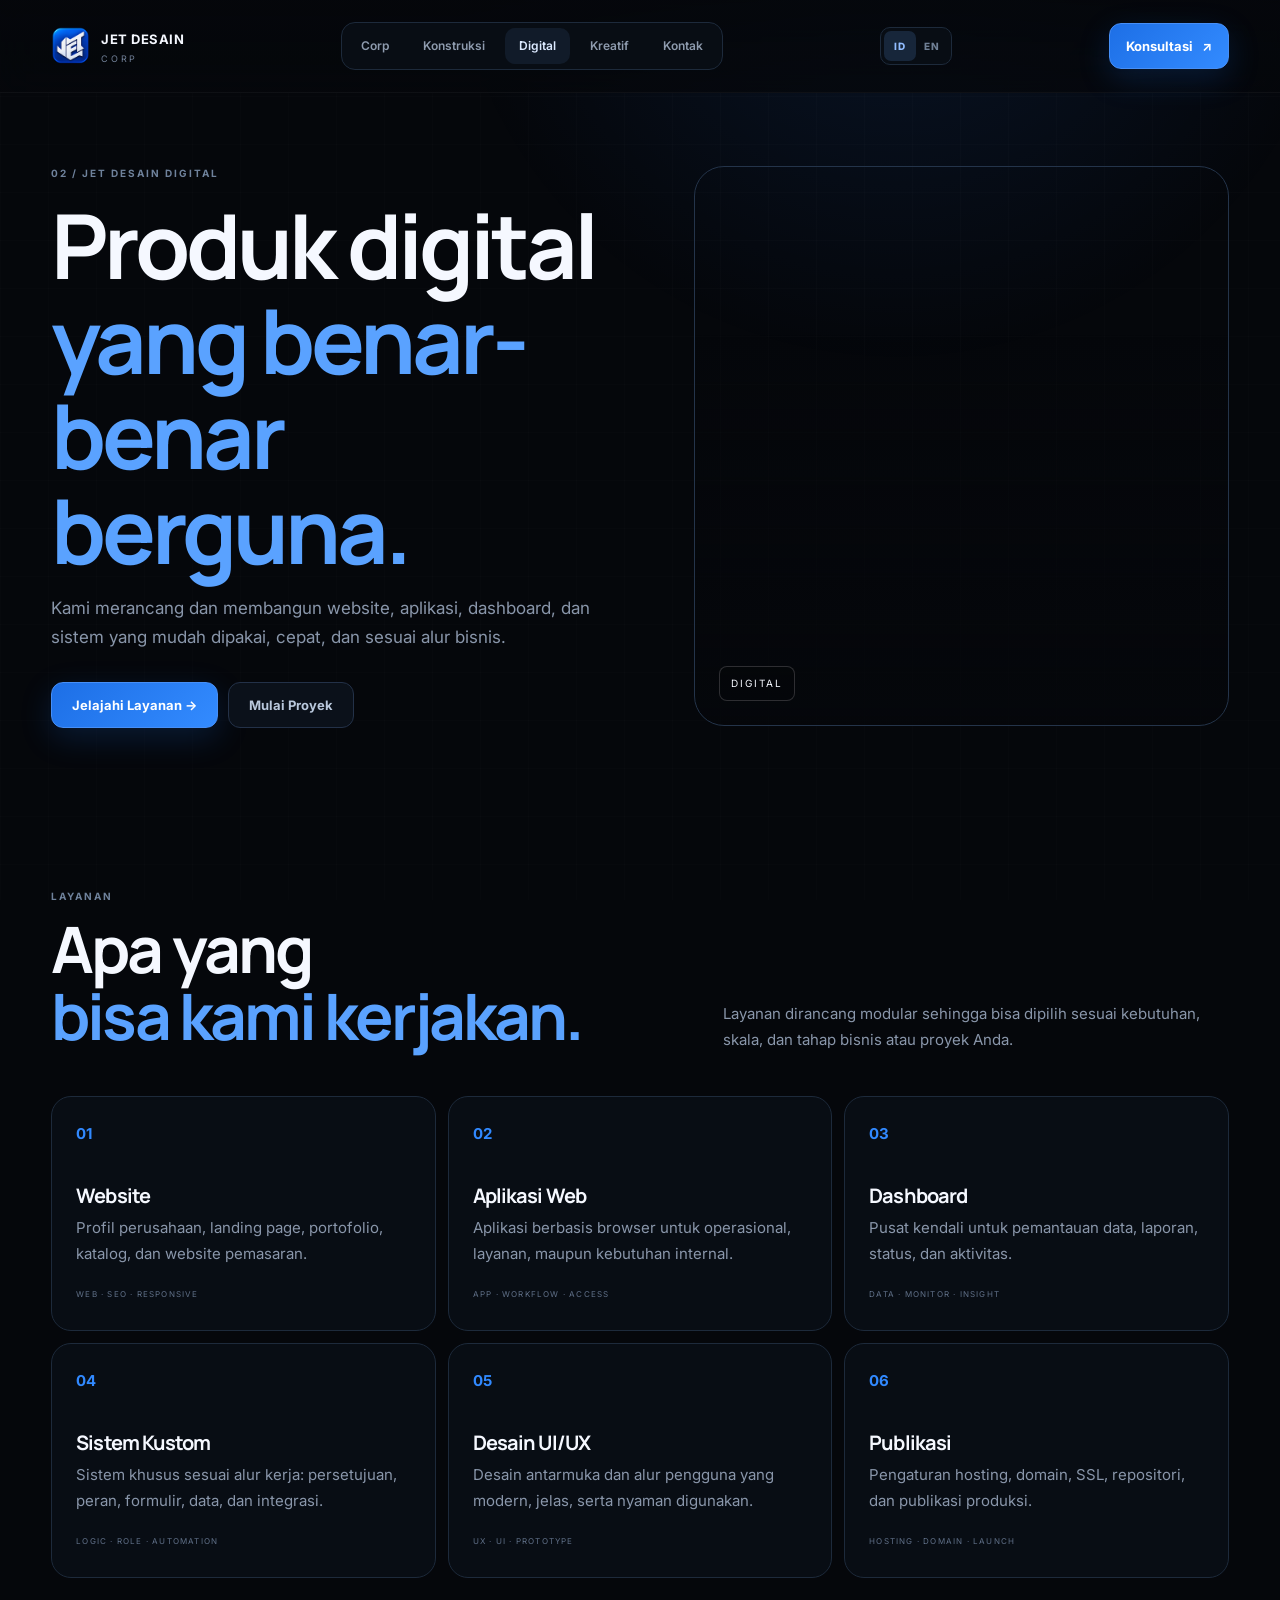
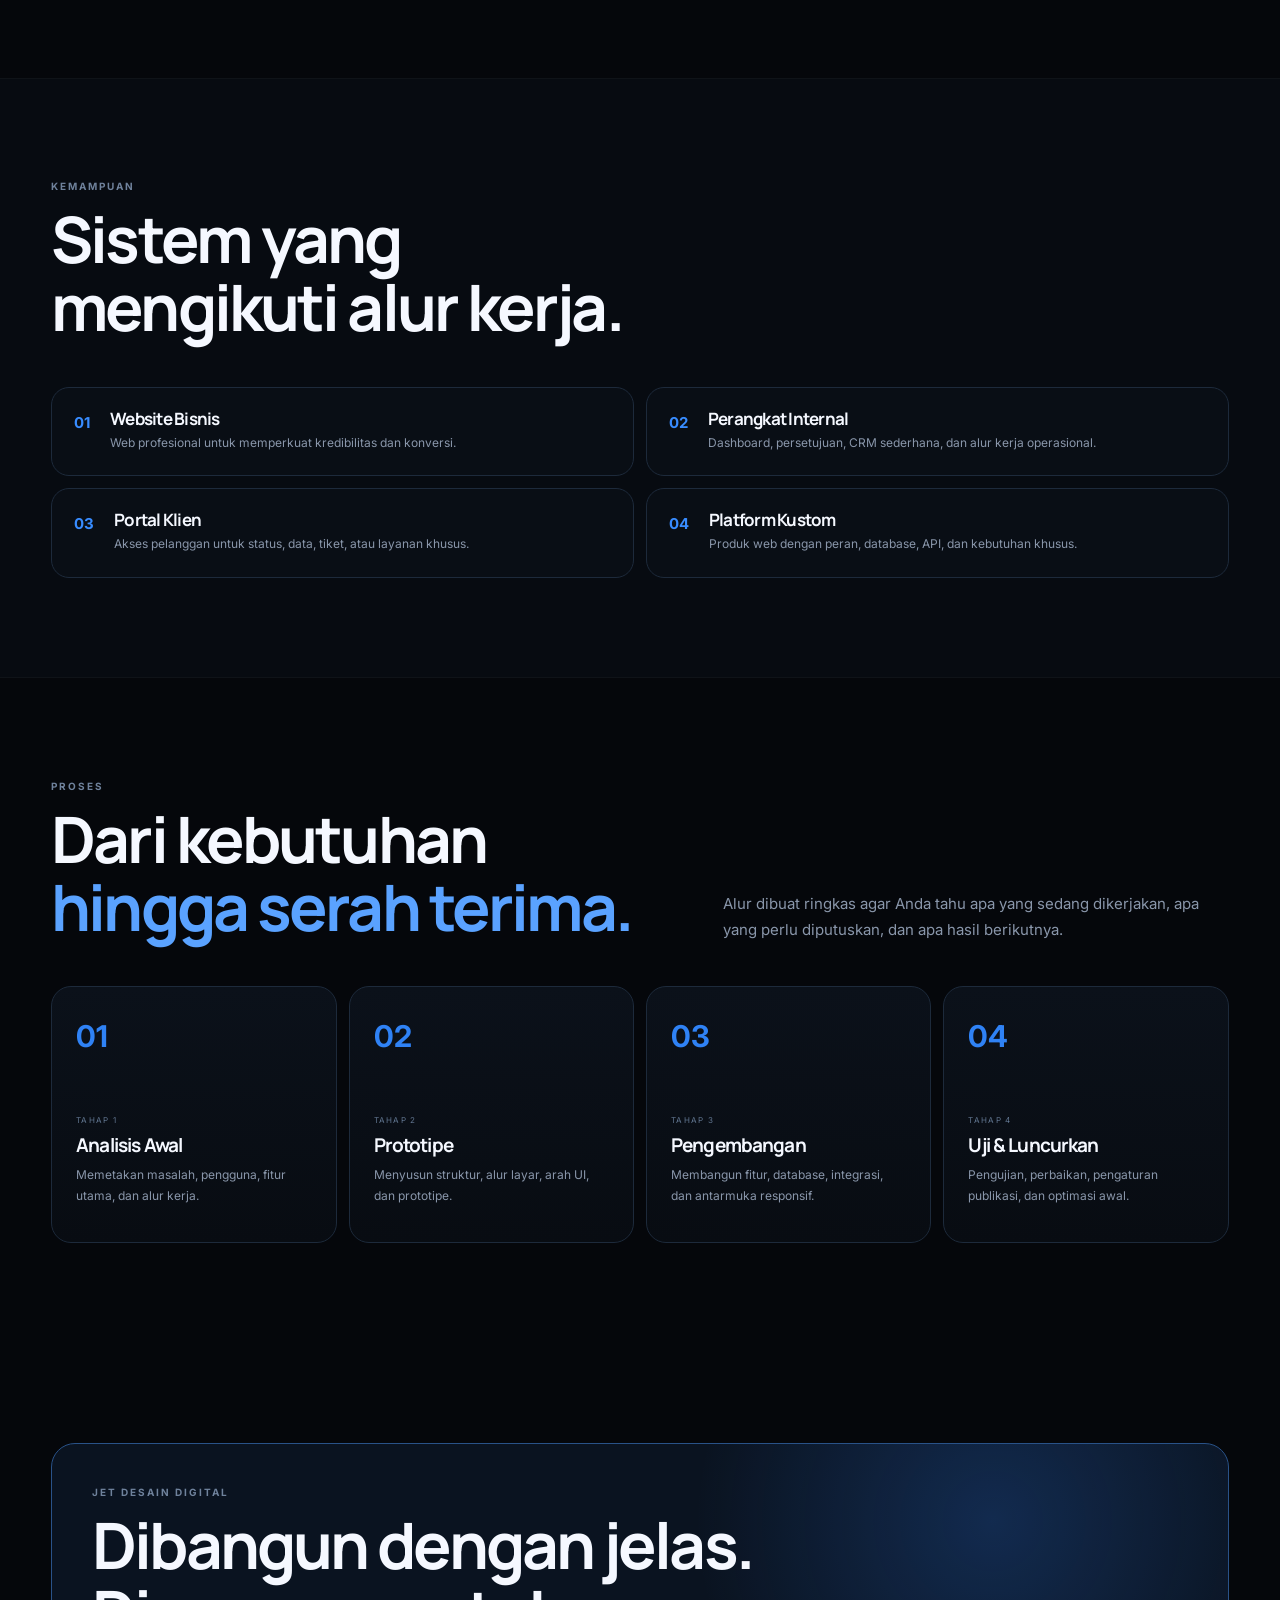
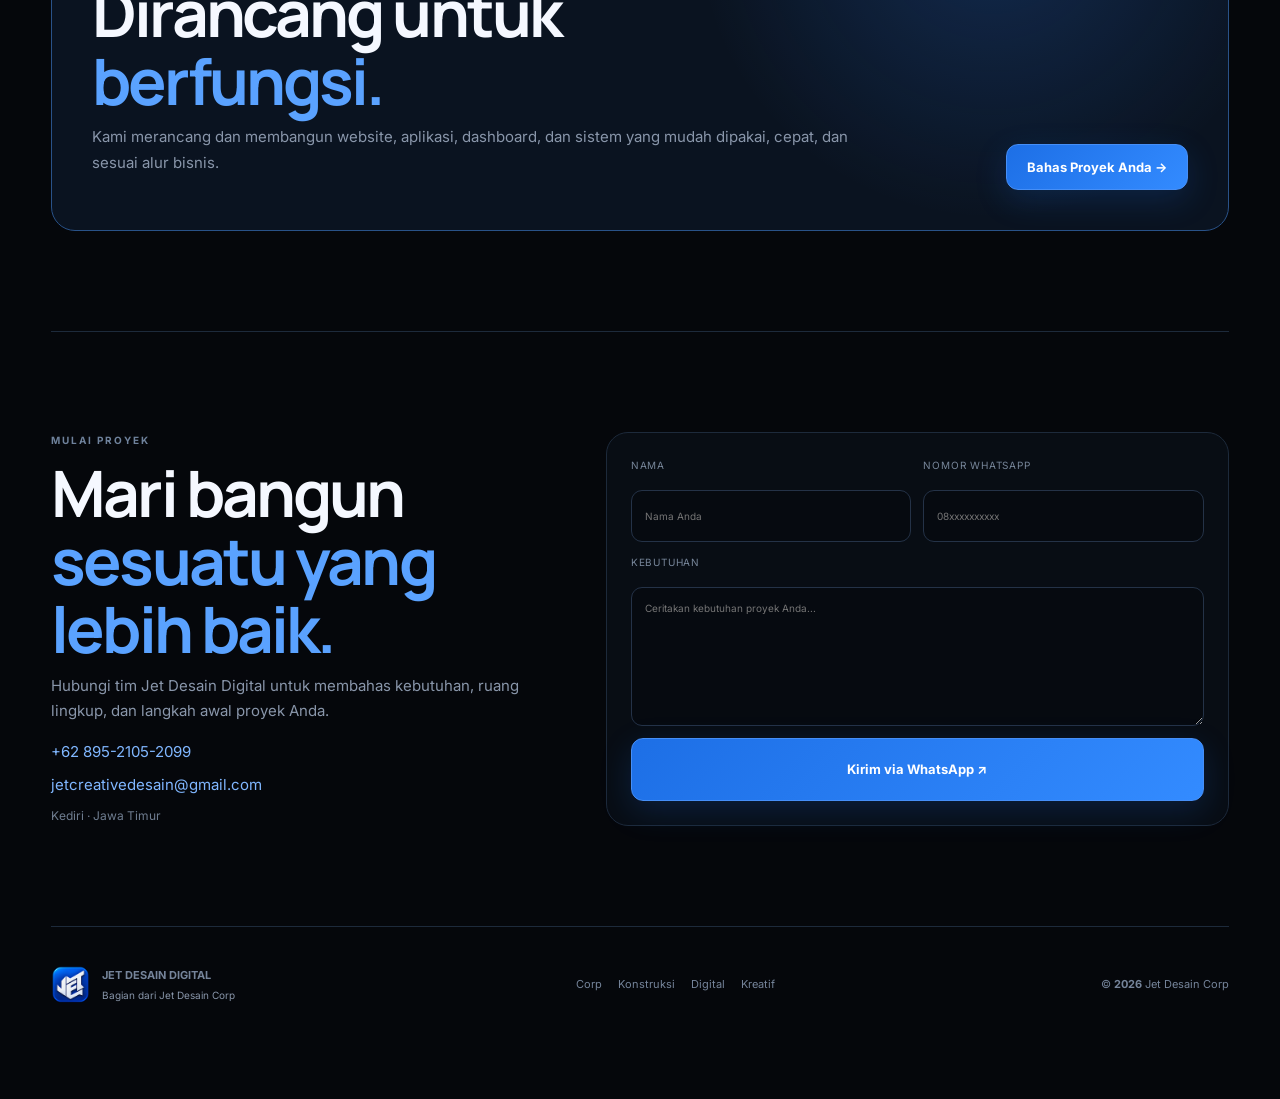
<file: digital.html>
<!doctype html><html lang="id"><head><meta charset="utf-8"><meta name="viewport" content="width=device-width,initial-scale=1,viewport-fit=cover"><meta name="theme-color" content="#05070b"><title>Jet Desain Digital</title><link rel="icon" type="image/svg+xml" href="/assets/jet-logo.svg"><link rel="apple-touch-icon" href="/assets/jet-logo.svg"><link rel="preconnect" href="https://fonts.googleapis.com"><link rel="preconnect" href="https://fonts.gstatic.com" crossorigin><link href="https://fonts.googleapis.com/css2?family=Inter:wght@400;500;600;700;800&family=Manrope:wght@500;600;700;800&display=swap" rel="stylesheet"><link rel="stylesheet" href="assets/style.css?v=app-8"></head><body data-page="digital">
<div class="loader" id="loader"><div class="loader-mark"><span class="loader-logo"><img src="/assets/jet-logo.svg" alt="Jet Desain"></span><b>JET DESAIN</b><small>DIGITAL</small></div><div class="loader-line"><i></i></div></div>
<header class="site-header"><div class="nav-shell"><a class="brand" href="/"><span class="brand-icon"><img src="/assets/jet-logo.svg" alt="Jet Desain"></span><span><b>JET DESAIN</b><small>CORP</small></span></a><nav class="desktop-nav"><a href="/">Corp</a><a class="" href="/construction">Konstruksi</a><a class="active" href="/digital">Digital</a><a class="" href="/creative">Kreatif</a><a href="#contact">Kontak</a></nav><div class="lang-switch" role="group" aria-label="Pilih bahasa"><button type="button" data-lang="id" class="active">ID</button><button type="button" data-lang="en">EN</button></div><a class="nav-cta" href="https://wa.me/6289521052099" target="_blank">Konsultasi <span>↗</span></a></div></header>
<main><section class="detail-hero-new reveal"><div class="detail-copy"><span class="kicker">02 / JET DESAIN DIGITAL</span><h1>Produk digital<br><em>yang benar-benar berguna.</em></h1><p>Kami merancang dan membangun website, aplikasi, dashboard, dan sistem yang mudah dipakai, cepat, dan sesuai alur bisnis.</p><div class="hero-actions"><a class="btn-primary" href="#services">Jelajahi Layanan →</a><a class="btn-secondary" href="#contact">Mulai Proyek</a></div></div><div class="detail-photo" style="background-image:linear-gradient(180deg,transparent 30%,rgba(5,7,11,.75)),url('https://images.unsplash.com/photo-1518770660439-4636190af475?auto=format&fit=crop&w=1600&q=88')"><span>DIGITAL</span></div></section>
<section class="section reveal" id="services"><div class="section-head"><div><span class="kicker">LAYANAN</span><h2>Apa yang<br><em>bisa kami kerjakan.</em></h2></div><p>Layanan dirancang modular sehingga bisa dipilih sesuai kebutuhan, skala, dan tahap bisnis atau proyek Anda.</p></div><div class="service-grid-new"><article><span>01</span><h3>Website</h3><p>Profil perusahaan, landing page, portofolio, katalog, dan website pemasaran.</p><small>WEB · SEO · RESPONSIVE</small></article><article><span>02</span><h3>Aplikasi Web</h3><p>Aplikasi berbasis browser untuk operasional, layanan, maupun kebutuhan internal.</p><small>APP · WORKFLOW · ACCESS</small></article><article><span>03</span><h3>Dashboard</h3><p>Pusat kendali untuk pemantauan data, laporan, status, dan aktivitas.</p><small>DATA · MONITOR · INSIGHT</small></article><article><span>04</span><h3>Sistem Kustom</h3><p>Sistem khusus sesuai alur kerja: persetujuan, peran, formulir, data, dan integrasi.</p><small>LOGIC · ROLE · AUTOMATION</small></article><article><span>05</span><h3>Desain UI/UX</h3><p>Desain antarmuka dan alur pengguna yang modern, jelas, serta nyaman digunakan.</p><small>UX · UI · PROTOTYPE</small></article><article><span>06</span><h3>Publikasi</h3><p>Pengaturan hosting, domain, SSL, repositori, dan publikasi produksi.</p><small>HOSTING · DOMAIN · LAUNCH</small></article></div></section>
<section class="section surface reveal"><div class="section-head"><div><span class="kicker">KEMAMPUAN</span><h2>Sistem yang mengikuti alur kerja.</h2></div></div><div class="capability-grid"><article><b>01</b><div><h3>Website Bisnis</h3><p>Web profesional untuk memperkuat kredibilitas dan konversi.</p></div></article><article><b>02</b><div><h3>Perangkat Internal</h3><p>Dashboard, persetujuan, CRM sederhana, dan alur kerja operasional.</p></div></article><article><b>03</b><div><h3>Portal Klien</h3><p>Akses pelanggan untuk status, data, tiket, atau layanan khusus.</p></div></article><article><b>04</b><div><h3>Platform Kustom</h3><p>Produk web dengan peran, database, API, dan kebutuhan khusus.</p></div></article></div></section>
<section class="section reveal"><div class="section-head"><div><span class="kicker">PROSES</span><h2>Dari kebutuhan<br><em>hingga serah terima.</em></h2></div><p>Alur dibuat ringkas agar Anda tahu apa yang sedang dikerjakan, apa yang perlu diputuskan, dan apa hasil berikutnya.</p></div><div class="timeline"><article><b>01</b><div><span>TAHAP 1</span><h3>Analisis Awal</h3><p>Memetakan masalah, pengguna, fitur utama, dan alur kerja.</p></div></article><article><b>02</b><div><span>TAHAP 2</span><h3>Prototipe</h3><p>Menyusun struktur, alur layar, arah UI, dan prototipe.</p></div></article><article><b>03</b><div><span>TAHAP 3</span><h3>Pengembangan</h3><p>Membangun fitur, database, integrasi, dan antarmuka responsif.</p></div></article><article><b>04</b><div><span>TAHAP 4</span><h3>Uji & Luncurkan</h3><p>Pengujian, perbaikan, pengaturan publikasi, dan optimasi awal.</p></div></article></div></section>
<section class="section reveal"><div class="detail-banner"><div><span class="kicker">JET DESAIN DIGITAL</span><h2>Dibangun dengan jelas.<br>Dirancang untuk <em>berfungsi.</em></h2><p>Kami merancang dan membangun website, aplikasi, dashboard, dan sistem yang mudah dipakai, cepat, dan sesuai alur bisnis.</p></div><a class="btn-primary" href="#contact">Bahas Proyek Anda →</a></div></section>
<section class="section contact-section reveal" id="contact"><div class="contact-copy"><span class="kicker">MULAI PROYEK</span><h2>Mari bangun<br><em>sesuatu yang lebih baik.</em></h2><p>Hubungi tim Jet Desain Digital untuk membahas kebutuhan, ruang lingkup, dan langkah awal proyek Anda.</p><div class="contact-meta"><a href="https://wa.me/6289521052099">+62 895-2105-2099</a><a href="mailto:jetcreativedesain@gmail.com">jetcreativedesain@gmail.com</a><span>Kediri · Jawa Timur</span></div></div><form class="contact-form division-form" data-division="digital"><label>Nama<input name="name" required placeholder="Nama Anda"></label><label>Nomor WhatsApp<input name="phone" placeholder="08xxxxxxxxxx"></label><label class="full">Kebutuhan<textarea name="message" required placeholder="Ceritakan kebutuhan proyek Anda..."></textarea></label><button class="btn-primary full" type="submit">Kirim via WhatsApp ↗</button></form></section></main>
<footer class="site-footer"><div class="footer-brand"><span class="brand-icon"><img src="/assets/jet-logo.svg" alt="Jet Desain"></span><div><b>JET DESAIN DIGITAL</b><p>Bagian dari Jet Desain Corp</p></div></div><div class="footer-links"><a href="/">Corp</a><a href="/construction">Konstruksi</a><a href="/digital">Digital</a><a href="/creative">Kreatif</a></div><span>© <b id="year"></b> Jet Desain Corp</span></footer>
<nav class="bottom-nav"><a href="/">Corp</a><a class="active" href="#services">Layanan</a><a class="main-action" href="https://wa.me/6289521052099">+</a><a href="#process">Proses</a><a href="#contact">Kontak</a></nav><script src="assets/script.js?v=app-8"></script></body></html>
</file>
<file: assets/style.css>
:root{color-scheme:dark;--bg:#05070b;--panel:#0a0f17;--panel2:#0d1420;--blue:#287cff;--blue2:#5aa2ff;--ink:#f5f8ff;--muted:#8996aa;--line:#1d2a3b;--soft:#111b29;--radius:24px}*{box-sizing:border-box}html{scroll-behavior:smooth;scroll-padding-top:96px}body{margin:0;background:var(--bg);color:var(--ink);font:15px/1.7 Inter,system-ui,sans-serif;overflow-x:hidden}body:before{content:"";position:fixed;inset:0;pointer-events:none;background:radial-gradient(circle at 70% -10%,rgba(40,124,255,.12),transparent 34%),linear-gradient(rgba(255,255,255,.012) 1px,transparent 1px),linear-gradient(90deg,rgba(255,255,255,.012) 1px,transparent 1px);background-size:auto,48px 48px,48px 48px;z-index:-1}a{color:inherit;text-decoration:none}button,input,textarea,select{font:inherit}h1,h2,h3,p{margin-top:0}h1,h2,h3{font-family:Manrope,Inter,sans-serif;letter-spacing:-.045em;line-height:1.06}p{color:var(--muted)}em{font-style:normal;color:var(--blue2)}.site-header{position:sticky;top:0;z-index:80;padding:14px 4vw;background:linear-gradient(#05070bef,#05070bc4);backdrop-filter:blur(22px);border-bottom:1px solid rgba(255,255,255,.04)}.nav-shell{width:min(1380px,100%);margin:auto;height:64px;display:flex;align-items:center;justify-content:space-between;gap:28px}.brand{display:flex;align-items:center;gap:11px;min-width:max-content}.brand-icon{display:grid;place-items:center;width:39px;height:39px;border-radius:12px;background:linear-gradient(145deg,#358bff,#0f54bd);box-shadow:0 0 28px rgba(40,124,255,.24);font-weight:800}.brand b{font-size:13px;letter-spacing:.04em}.brand small{display:block;color:#728299;font-size:9px;letter-spacing:.3em}.desktop-nav{display:flex;align-items:center;gap:6px;padding:5px;border:1px solid var(--line);background:#080d14;border-radius:14px}.desktop-nav a{padding:8px 14px;border-radius:10px;color:#8e9bae;font-size:12px;font-weight:600}.desktop-nav a:hover,.desktop-nav a.active{background:#111b29;color:#dceaff}.nav-actions{display:flex;align-items:center;gap:16px}.nav-link{font-size:12px;color:#8190a5}.nav-cta,.btn-primary,.btn-secondary{display:inline-flex;align-items:center;justify-content:center;gap:9px;min-height:46px;border-radius:12px;font-size:13px;font-weight:700;transition:.25s ease}.nav-cta,.btn-primary{background:linear-gradient(135deg,#1d6fe6,#338bff);color:white;border:1px solid #468ff7;box-shadow:0 10px 32px rgba(26,105,221,.2)}.btn-secondary{background:#0b111a;color:#b9c8dc;border:1px solid #233148}.nav-cta{padding:0 16px}.btn-primary,.btn-secondary{padding:0 20px}.btn-primary:hover,.nav-cta:hover{transform:translateY(-2px);box-shadow:0 15px 40px rgba(36,117,232,.3)}main{width:min(1380px,92%);margin:auto}.hero-shell{min-height:690px;padding:72px 0 38px;display:grid;grid-template-columns:1.02fr .98fr;align-items:center;gap:55px}.eyebrow,.kicker{display:flex;align-items:center;gap:10px;color:#6f829c;font-size:10px;letter-spacing:.2em;font-weight:700}.eyebrow span{width:24px;height:1px;background:#3389ff}.hero-copy h1{font-size:clamp(54px,7vw,102px);margin:20px 0 24px}.hero-copy>p{font-size:17px;max-width:650px}.hero-actions{display:flex;gap:10px;flex-wrap:wrap;margin-top:30px}.hero-stats{display:grid;grid-template-columns:repeat(3,1fr);gap:12px;margin-top:52px}.hero-stats div{padding:17px 0;border-top:1px solid var(--line)}.hero-stats b{display:block;font-size:18px}.hero-stats span{color:#78879c;font-size:11px}.hero-visual{position:relative;height:570px;border-radius:32px;overflow:hidden;border:1px solid #22334b;background:radial-gradient(circle at 68% 32%,rgba(40,124,255,.26),transparent 35%),linear-gradient(145deg,#101827,#070b12 70%)}.visual-grid{position:absolute;inset:0;background-image:linear-gradient(rgba(255,255,255,.035) 1px,transparent 1px),linear-gradient(90deg,rgba(255,255,255,.035) 1px,transparent 1px);background-size:52px 52px;mask-image:linear-gradient(to bottom,black,transparent)}.orbit{position:absolute;border:1px solid rgba(78,144,255,.25);border-radius:50%;animation:spin 18s linear infinite}.orbit-a{width:390px;height:390px;top:80px;left:110px}.orbit-b{width:260px;height:260px;top:145px;left:175px;animation-direction:reverse;animation-duration:11s}.core-card{position:absolute;left:50%;top:50%;transform:translate(-50%,-50%);width:215px;padding:24px;border:1px solid #315584;background:rgba(8,17,30,.88);backdrop-filter:blur(10px);border-radius:22px;box-shadow:0 24px 90px rgba(0,0,0,.35)}.core-card small{color:#6e88aa;font-size:8px;letter-spacing:.18em}.core-card strong{display:block;font:800 28px/1.08 Manrope;margin:18px 0}.core-card span{font-size:9px;color:#6d809d}.floating-card{position:absolute;padding:14px 16px;background:#0b121dcc;border:1px solid #213753;border-radius:16px;backdrop-filter:blur(10px);min-width:170px;box-shadow:0 20px 50px rgba(0,0,0,.3);animation:float 6s ease-in-out infinite}.floating-card small{color:#3f8fff;font-weight:800}.floating-card b{display:block;font-size:12px;margin:3px 0}.floating-card span{font-size:9px;color:#79889e}.fc-a{top:54px;right:28px}.fc-b{bottom:74px;left:26px;animation-delay:-2s}.fc-c{bottom:35px;right:24px;animation-delay:-4s}.ticker{width:100vw;margin-left:calc(50% - 50vw);overflow:hidden;border-top:1px solid var(--line);border-bottom:1px solid var(--line);background:#070b11}.ticker div{display:inline-block;white-space:nowrap;padding:12px 0;font-size:10px;letter-spacing:.17em;color:#65758c;animation:ticker 25s linear infinite}.ticker span{color:#2d82f6;margin:0 18px}.section{padding:100px 0}.surface{position:relative}.surface:before{content:"";position:absolute;left:50%;transform:translateX(-50%);top:0;bottom:0;width:100vw;background:#070b11;z-index:-1;border-block:1px solid rgba(255,255,255,.03)}.section-head{display:grid;grid-template-columns:1fr .8fr;gap:40px;align-items:end;margin-bottom:36px}.section-head h2,.why-copy h2,.contact-copy h2,.detail-banner h2{font-size:clamp(38px,5vw,66px);margin:10px 0}.section-head>p{justify-self:end;max-width:520px;margin-bottom:8px}.division-grid{display:grid;grid-template-columns:repeat(3,1fr);gap:16px}.division-card{overflow:hidden;border-radius:24px;border:1px solid var(--line);background:#090e15;transition:.28s ease}.division-card:hover{transform:translateY(-7px);border-color:#3569a8}.card-media{height:310px;background-size:cover;background-position:center;position:relative}.card-media span{position:absolute;top:18px;left:18px;padding:7px 10px;background:#05070bc4;border:1px solid #2a3b51;border-radius:9px;font-size:10px}.division-body{padding:25px}.division-body small,.showcase-info>span{font-size:9px;letter-spacing:.16em;color:#477fc7}.division-body h3{font-size:31px;margin:8px 0 10px}.division-body p{min-height:68px}.card-tags{display:flex;gap:6px;flex-wrap:wrap}.card-tags b{font-size:9px;font-weight:500;color:#8292a8;border:1px solid #1d2b3e;border-radius:7px;padding:5px 8px}.card-link{display:block;margin-top:24px;color:#9bc3ff;font-size:11px}.showcase-grid{display:grid;grid-template-columns:1.35fr .65fr;gap:16px}.showcase{overflow:hidden;border:1px solid var(--line);border-radius:24px;background:#0a0f17}.showcase.large{grid-row:span 2}.showcase-img{height:240px;background-size:cover;background-position:center}.showcase.large .showcase-img{height:520px}.showcase-info{padding:23px}.showcase-info h3{font-size:24px;margin:8px 0}.showcase-info p{margin-bottom:12px}.showcase-info a{font-size:11px;color:#8bbcff}.impact-strip{display:grid;grid-template-columns:repeat(4,1fr);border:1px solid var(--line);border-radius:20px;overflow:hidden}.impact-strip div{padding:26px;border-right:1px solid var(--line);background:#080d14}.impact-strip div:last-child{border:0}.impact-strip small{display:block;color:#4b7dbf;font-size:8px;letter-spacing:.15em}.impact-strip b{display:block;margin-top:9px;font-size:13px}.timeline{display:grid;grid-template-columns:repeat(4,1fr);gap:12px}.timeline article{min-height:250px;padding:24px;border:1px solid var(--line);border-radius:20px;background:linear-gradient(180deg,#0b111a,#080c12)}.timeline article>b{display:block;color:#2f82f5;font-size:30px}.timeline article span{display:block;margin-top:52px;color:#617690;font-size:8px;letter-spacing:.16em}.timeline h3{font-size:19px;margin:7px 0 10px}.timeline p{font-size:12px}.why-grid{display:grid;grid-template-columns:.85fr 1.15fr;gap:38px}.why-copy{padding-right:20px}.text-link{display:inline-block;margin-top:18px;color:#7fb6ff}.why-cards{display:grid;grid-template-columns:1fr 1fr;gap:12px}.why-cards article{padding:24px;border-radius:18px;border:1px solid var(--line);background:#090e15}.why-cards span{color:#2e83f8;font-size:10px}.why-cards h3{font-size:18px;margin:18px 0 8px}.contact-section{display:grid;grid-template-columns:.9fr 1.1fr;gap:45px;border-top:1px solid var(--line)}.contact-meta{display:grid;gap:8px;color:#9cb1ce}.contact-meta a{color:#80b7ff}.contact-meta span{color:#6f7d90;font-size:12px}.contact-form{display:grid;grid-template-columns:1fr 1fr;gap:12px;padding:24px;border:1px solid var(--line);border-radius:22px;background:#080d14}.contact-form label{display:grid;gap:7px;font-size:10px;color:#77869a;letter-spacing:.08em;text-transform:uppercase}.contact-form input,.contact-form select,.contact-form textarea{width:100%;border:1px solid #243247;background:#060a10;color:#edf4ff;border-radius:11px;padding:12px 13px;outline:0}.contact-form textarea{min-height:130px;resize:vertical}.contact-form .full{grid-column:1/-1}.site-footer{width:min(1380px,92%);margin:auto;padding:38px 0 95px;border-top:1px solid var(--line);display:grid;grid-template-columns:1fr 1fr auto;align-items:center;gap:20px;color:#75849a;font-size:11px}.footer-brand{display:flex;align-items:center;gap:12px}.footer-brand p{margin:2px 0 0;font-size:10px}.footer-links{display:flex;gap:16px;flex-wrap:wrap}.bottom-nav{display:none}.detail-hero-new{padding:72px 0 60px;display:grid;grid-template-columns:1fr .9fr;gap:48px;align-items:center}.detail-copy h1{font-size:clamp(52px,7vw,92px);margin:16px 0}.detail-copy>p{font-size:17px;max-width:660px}.detail-photo{height:560px;border-radius:30px;border:1px solid #24344a;background-size:cover;background-position:center;position:relative;overflow:hidden}.detail-photo span{position:absolute;bottom:24px;left:24px;font-size:10px;letter-spacing:.2em;padding:8px 11px;border:1px solid #ffffff2a;background:#05070b99;border-radius:8px}.service-grid-new{display:grid;grid-template-columns:repeat(3,1fr);gap:12px}.service-grid-new article{min-height:235px;padding:24px;border:1px solid var(--line);border-radius:20px;background:#080d14}.service-grid-new article>span{color:#3189ff;font-weight:700}.service-grid-new h3{font-size:20px;margin:38px 0 9px}.service-grid-new small{display:block;margin-top:22px;font-size:8px;letter-spacing:.15em;color:#607088}.capability-grid{display:grid;grid-template-columns:1fr 1fr;gap:12px}.capability-grid article{display:flex;gap:20px;padding:22px;border:1px solid var(--line);border-radius:18px;background:#090e15}.capability-grid b{color:#388cff}.capability-grid h3{font-size:17px;margin-bottom:5px}.capability-grid p{margin:0;font-size:12px}.detail-banner{display:flex;justify-content:space-between;align-items:end;gap:30px;padding:40px;border-radius:24px;border:1px solid #295288;background:radial-gradient(circle at 80% 20%,rgba(47,126,245,.22),transparent 30%),#0a1320}.detail-banner>div{max-width:760px}.loader{position:fixed;inset:0;z-index:999;display:grid;place-items:center;background:#040609;transition:opacity .55s ease,visibility .55s ease}.loader.hide{opacity:0;visibility:hidden}.loader-mark{text-align:center}.loader-mark>span{display:grid;place-items:center;width:60px;height:60px;margin:0 auto 18px;border-radius:18px;background:#2377ef;font-size:24px;font-weight:800;animation:pulse 1.2s ease-in-out infinite}.loader-mark b{display:block;letter-spacing:.1em}.loader-mark small{color:#477dbb;letter-spacing:.3em}.loader-line{width:180px;height:2px;background:#101822;margin-top:24px;overflow:hidden}.loader-line i{display:block;width:40%;height:100%;background:#2d83f5;animation:load 1.1s ease-in-out infinite}.reveal{opacity:0;transform:translateY(18px);transition:opacity .65s ease,transform .65s ease}.reveal.show{opacity:1;transform:none}.skip-link{position:fixed;top:-100px;left:20px;z-index:1000;background:#287cff;padding:10px 14px}.skip-link:focus{top:12px}@keyframes spin{to{transform:rotate(360deg)}}@keyframes float{50%{transform:translateY(-10px)}}@keyframes ticker{to{transform:translateX(-50%)}}@keyframes pulse{50%{box-shadow:0 0 0 14px rgba(40,124,255,.06)}}@keyframes load{0%{transform:translateX(-100%)}100%{transform:translateX(360%)}}@media(max-width:1050px){.desktop-nav{display:none}.nav-link{display:none}.hero-shell,.detail-hero-new{grid-template-columns:1fr}.hero-visual{height:500px}.division-grid{grid-template-columns:1fr}.division-card{display:grid;grid-template-columns:.8fr 1.2fr}.card-media{height:100%}.showcase-grid{grid-template-columns:1fr}.showcase.large{grid-row:auto}.showcase.large .showcase-img{height:350px}.impact-strip{grid-template-columns:1fr 1fr}.timeline{grid-template-columns:1fr 1fr}.service-grid-new{grid-template-columns:1fr 1fr}.why-grid,.contact-section{grid-template-columns:1fr}.site-footer{grid-template-columns:1fr}.footer-links{justify-content:flex-start}}@media(max-width:700px){html{scroll-padding-top:78px}.site-header{padding:10px 16px}.nav-shell{height:54px}.brand-icon{width:36px;height:36px}.nav-actions{display:block}.nav-cta{min-height:40px;padding:0 12px;font-size:11px}.hero-shell{padding-top:46px;gap:30px;min-height:0}.hero-copy h1{font-size:48px}.hero-copy>p,.detail-copy>p{font-size:14px}.hero-stats{margin-top:36px;gap:7px}.hero-stats b{font-size:14px}.hero-stats span{font-size:9px}.hero-visual{height:420px;border-radius:22px}.orbit-a{width:300px;height:300px;left:30px}.orbit-b{width:210px;height:210px;left:75px}.core-card{width:180px}.floating-card{min-width:145px;padding:10px}.fc-a{right:10px;top:20px}.fc-b{left:10px;bottom:46px}.fc-c{display:none}.section{padding:70px 0}.section-head{grid-template-columns:1fr;gap:10px}.section-head h2,.why-copy h2,.contact-copy h2,.detail-banner h2{font-size:38px}.section-head>p{justify-self:start}.division-card{display:block}.card-media{height:250px}.showcase-img,.showcase.large .showcase-img{height:250px}.impact-strip{grid-template-columns:1fr}.impact-strip div{border-right:0;border-bottom:1px solid var(--line)}.timeline,.why-cards,.service-grid-new,.capability-grid{grid-template-columns:1fr}.timeline article{min-height:220px}.contact-form{grid-template-columns:1fr}.contact-form .full{grid-column:auto}.detail-hero-new{padding-top:45px}.detail-copy h1{font-size:48px}.detail-photo{height:360px;border-radius:22px}.detail-banner{display:block;padding:28px}.detail-banner .btn-primary{margin-top:18px}.site-footer{padding-bottom:110px}.bottom-nav{position:fixed;z-index:70;left:8px;right:8px;bottom:8px;display:grid;grid-template-columns:repeat(5,1fr);align-items:center;padding:7px;border:1px solid #243249;border-radius:18px;background:#080d14e8;backdrop-filter:blur(20px);box-shadow:0 18px 50px rgba(0,0,0,.45)}.bottom-nav a{display:grid;place-items:center;min-height:44px;font-size:9px;color:#7f8da1;border-radius:11px}.bottom-nav a.active{background:#111d2e;color:#8dbdff}.bottom-nav .main-action{width:44px;height:44px;justify-self:center;background:#267cff;color:white;border-radius:13px;font-size:22px}.ticker div{animation-duration:18s}}@media(prefers-reduced-motion:reduce){*{scroll-behavior:auto!important;animation:none!important;transition:none!important}.reveal{opacity:1;transform:none}}.lang-switch{display:inline-flex;align-items:center;padding:3px;border:1px solid var(--line);background:#080d14;border-radius:10px;flex:0 0 auto}.lang-switch button{border:0;background:transparent;color:#6f7f95;min-width:32px;height:30px;border-radius:7px;font-size:10px;font-weight:800;letter-spacing:.05em;cursor:pointer}.lang-switch button.active{background:#17263a;color:#91bdff}.lang-switch button:hover{color:#dceaff}@media(max-width:700px){.nav-actions{display:flex;align-items:center;gap:6px}.lang-switch{padding:2px}.lang-switch button{min-width:28px;height:28px;font-size:9px}.nav-cta{white-space:nowrap}.brand b{font-size:11px}.brand small{font-size:8px}}@media(max-width:410px){.nav-shell{gap:8px}.nav-cta{padding:0 9px;font-size:10px}.brand{gap:7px}.brand-icon{width:33px;height:33px}.brand b{font-size:10px}.brand small{display:none}}.brand-icon{background:transparent!important;box-shadow:none!important;overflow:hidden;padding:0!important}.brand-icon img{display:block;width:100%;height:100%;object-fit:contain;border-radius:inherit}.loader-mark>.loader-logo{display:grid!important;place-items:center!important;width:64px!important;height:64px!important;margin:0 auto 18px!important;background:transparent!important;border-radius:18px!important;box-shadow:0 14px 36px rgba(17,104,255,.28)!important;overflow:hidden!important;animation:pulse 1.2s ease-in-out infinite}.loader-logo img{display:block;width:100%;height:100%;object-fit:contain}.footer-brand .brand-icon img{width:100%;height:100%}
</file>
